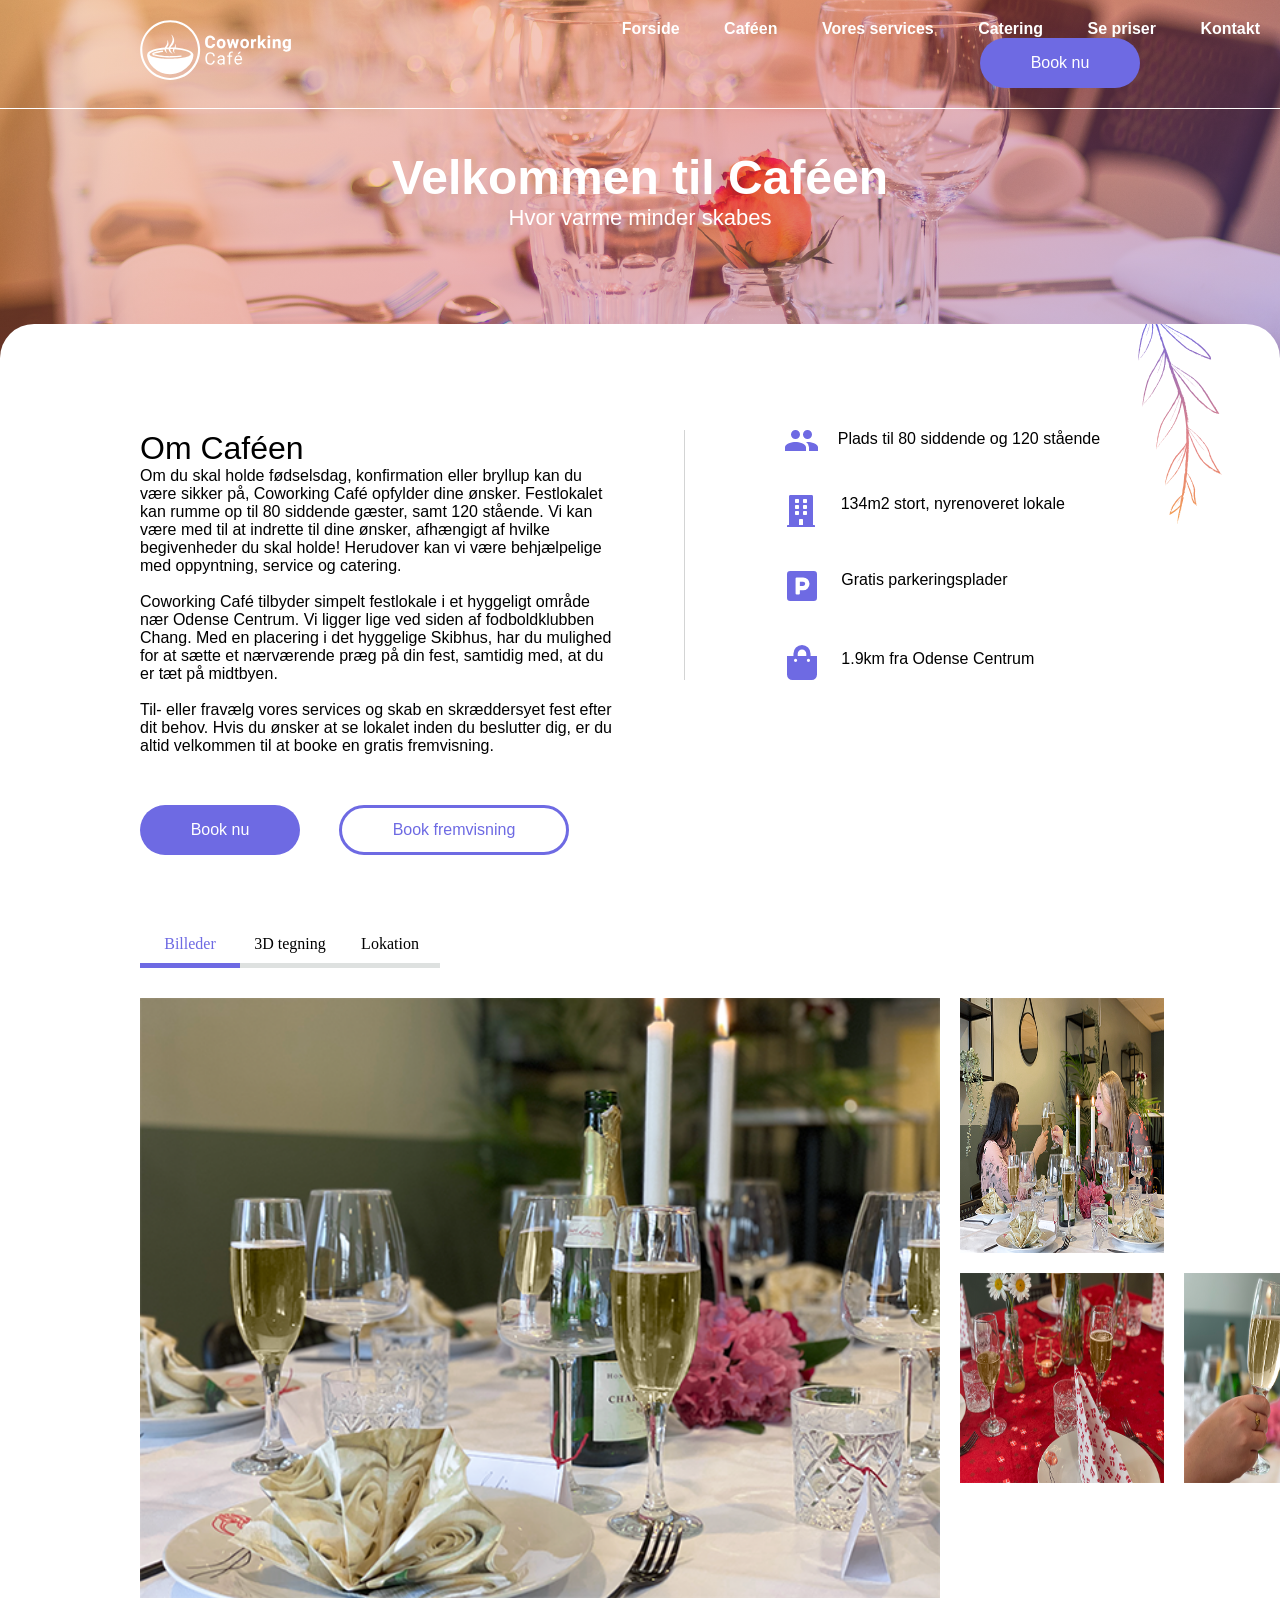
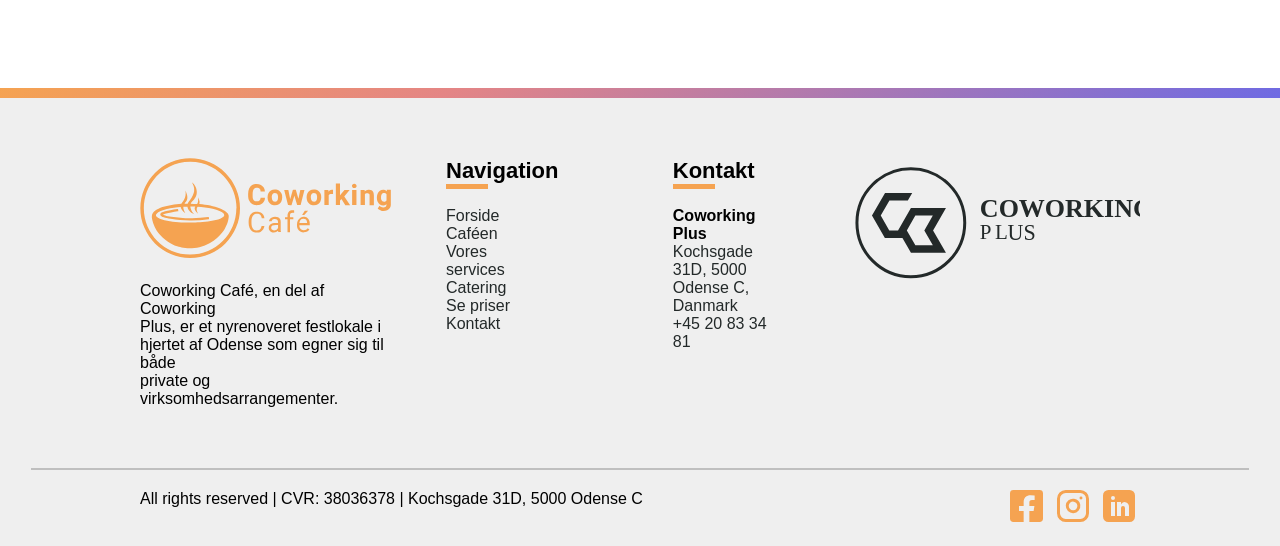
<file: cafeen.html>
<!DOCTYPE html>
<html lang="en" dir="ltr">
  <head>
    <meta charset="utf-8">
    <meta name="viewport" content="width=device-width, initial-scale1.0">
    <link rel="stylesheet" href="style.css">
    <script src="cafeen.js" defer></script>
    <title>Caféen</title>
  </head>

<!--start of body-->
<body>
  <!--start of navigation-->
  <nav>
    <a href="index.html"><img src="ikoner/logo/logo-new-white.svg" alt="website logo"></a>
    <ul class="nav-links">
      <li>
        <a href="index.html">Forside</a>
      </li>
      <li>
        <a href="cafeen.html">Caféen</a>
      </li>
      <li>
        <a href="services.html">Vores services</a>
      </li>
      <li>
        <a href="catering.html">Catering</a>
      </li>
      <li>
        <a href="priser.html">Se priser</a>
      </li>
      <li>
        <a href="kontakt.html">Kontakt</a>
      </li>
      <a href="404.html">
        <button type="button" name="button" class="nav-primary"> Book nu </button></a>
    </ul>
  </nav>
  <!--end of navigation-->


  <!--start of subheader-->

  <div class="subheader-img">
    <div class="subheader-overlay">
      <h2>Velkommen til Caféen</h2>
      <h5>Hvor varme minder skabes</h5>
    </div>
  </div>
  <div class="subheader-bar">
    <div class="flower-top">
      <img src="ikoner/blomster/gradient/flower-top.svg" class="flower-top"></img>
    </div>
  </div>
  <!--end of subheader-->


<div class="cafe-info-container">
    <div class="cafe-text-container">
        <h3>Om Caféen</h3>
        <p>
        Om du skal holde fødselsdag, konfirmation eller bryllup kan du være sikker på, Coworking Café opfylder dine ønsker. Festlokalet kan rumme op til 80 siddende gæster, samt 120 stående. Vi kan være med til at indrette til dine ønsker, afhængigt af hvilke begivenheder du skal holde! Herudover kan vi være behjælpelige med oppyntning, service og catering.
        <br>
        <br>
        Coworking Café tilbyder simpelt festlokale i et hyggeligt område nær Odense Centrum. Vi ligger lige ved siden af fodboldklubben Chang. Med en placering i det hyggelige Skibhus, har du mulighed for at sætte et nærværende præg på din fest, samtidig med, at du er tæt på midtbyen.
        <br>
        <br>
        Til- eller fravælg vores services og skab en skræddersyet fest efter dit behov. Hvis du ønsker at se lokalet inden du beslutter dig, er du altid velkommen til at booke en gratis fremvisning.
        </p>
    </div>

    <div class="facility-container2">

        <div class="facility">
            <img src="ikoner/faciliteter/purple/icon-people-purple.svg" class="facility-icon">
            <p>Plads til 80 siddende og 120 stående</p>

        </div>
        <div class="facility">
            <img src="ikoner/faciliteter/purple/icon-building-purple.svg" class="facility-icon2">
            <p>134m2 stort, nyrenoveret lokale</p>
        </div>
        <div class="facility">
            <img src="ikoner/faciliteter/purple/icon-parking-purple.svg" class="facility-icon3">
            <p>Gratis parkeringsplader</p>
        </div>
        <div class="facility">
            <img src="ikoner/faciliteter/purple/icon-shoppingbag-purple.svg" class="facility-icon4">
            <p id="icon-text4">1.9km fra Odense Centrum</p>
        </div>
    </div>
</div>

<div class="cafe-button-container">
  <a href="404.html">
    <button type="button" name="button" class="primary"> Book nu </button></a>
    <a href="404.html">
      <button type="button" name="button" class="secondary-long">Book fremvisning</button></a>
</div>



<div class="subnav">
    <button class="tab" id="tab1">Billeder</button>
    <button class="tab" id="tab2">3D tegning</button>
    <button class="tab" id="tab3">Lokation</button>
</div>

<!--start of visuals block-->
<div class="visuals-container">
    <!--start of images block-->
    <div class="images-container" id="container1">
    <img src="img/weeding.png" class="img1">
        <div class="images-container-mini">
            <img src="img/people.png" class="img2">
                <div class="images-container-mini2">
                    <img src="img/birthday.png" class="img3">
                    <img src="img/champagnee.png" class="img33">
                </div>
        </div>
    </div>
    <!--end of images block-->

    <!--start of 3D drawing block-->
    <div class="room-container" id="container2">
        <img src="img/3D.png" class="img4">
    </div>
    <!--end of 3D drawing block-->

    <!--start of map block-->
    <div class="map-container" id="container3">
      <div class="google-maps2">
        <iframe src="https://www.google.com/maps/embed?pb=!1m18!1m12!1m3!1d2265.408432195216!2d10.3978566!3d55.4032265!2m3!1f0!2f0!3f0!3m2!1i1024!2i768!4f13.1!3m3!1m2!1s0x464d2001b8039b37%3A0x5b349b2e5255efdf!2sKochsgade%2031D%2C%205000%20Odense!5e0!3m2!1sda!2sdk!4v1653044397996!5m2!1sda!2sdk" width="1200" height="600" style="border:0;" allowfullscreen="" loading="lazy" referrerpolicy="no-referrer-when-downgrade"></iframe>
      </div>
    </div>
    <!--end of map block-->
</div>
<!--end of visuals block-->
</body>


<!--start of footer-->
<footer>
    <div class="gradient-line">
    </div>

    <div class="container">
      <!--first column-->
      <div class="footer-col1">
        <img class="footer-logo" src="ikoner/logo/logo-new-orange.svg" alt="logo" >
        <p>Coworking Café, en del af Coworking <br>
        Plus, er et nyrenoveret festlokale i <br>
        hjertet af Odense som egner sig til både <br>
        private og virksomhedsarrangementer.</p>
      </div>

      <div class="footer-alignleft">
        <!--secound column-->
        <div class="footer-col2">
          <h4>Navigation</h4>
          <hr class="yellow"><br>
          <ul class="footer-links">
            <li>
              <a href="index.html">Forside</a>
            </li>
            <li>
              <a href="cafeen.html">Caféen</a>
            </li>
            <li>
              <a href="services.html">Vores services</a>
            </li>
            <li>
              <a href="catering.html">Catering</a>
            </li>
            <li>
              <a href="priser.html">Se priser</a>
            </li>
            <li>
              <a href="kontakt.html">Kontakt</a>
            </li>
          </ul>
        </div>

        <!--third column-->
        <div class="footer-col3">
          <h4>Kontakt</h4>
          <hr class="yellow"><br>
          <p><b>Coworking Plus</b><br>
            <a href="https://www.google.com/maps/place/Kochsgade+31D,+5000+Odense/@55.4032295,10.3956626,17z/data=!3m1!4b1!4m5!3m4!1s0x464d2001b8039b37:0x5b349b2e5255efdf!8m2!3d55.4032265!4d10.3978567?hl=en">
              Kochsgade 31D, 5000<br>
              Odense C, Danmark</a><br>
          <a href="tel:+45 20 83 34 81">
            +45 20 83 34 81</a>
          </p>
        </div>
      </div>

      <!--fourth column-->
      <div class="footer-col4">
        <img class="coworking-plus-logo" src="ikoner/logo/logo-coworkingcafe.svg" alt="Coworking Plus logo">
      </div>
    </div>

    <!--bottom row-->
      <div class="container">
        <hr class="baseline">
        <div class="bottom-text">
          <p>All rights reserved | CVR: 38036378 | Kochsgade 31D, 5000 Odense C</p>
        </div>

        <div class="bottom-text">
          <a href="https://www.facebook.com/CWOPlusOdense/" target="_blank"><img src="ikoner/some/icon-facebook.svg" alt="facebook social media icon"></a>
          <a href="https://www.instagram.com/cwoplus/?hl=da" target="_blank"><img src="ikoner/some/icon-instagram.svg" alt="instagram social media icon"></a>
          <a href="https://www.linkedin.com/company/cwoplus/mycompany/" target="_blank"><img src="ikoner/some/icon-linkedin.svg" alt="linkedin social media icon"></a>
        </div>
      </div>
  </footer>
   <!--end of footer-->


</html>
</file>
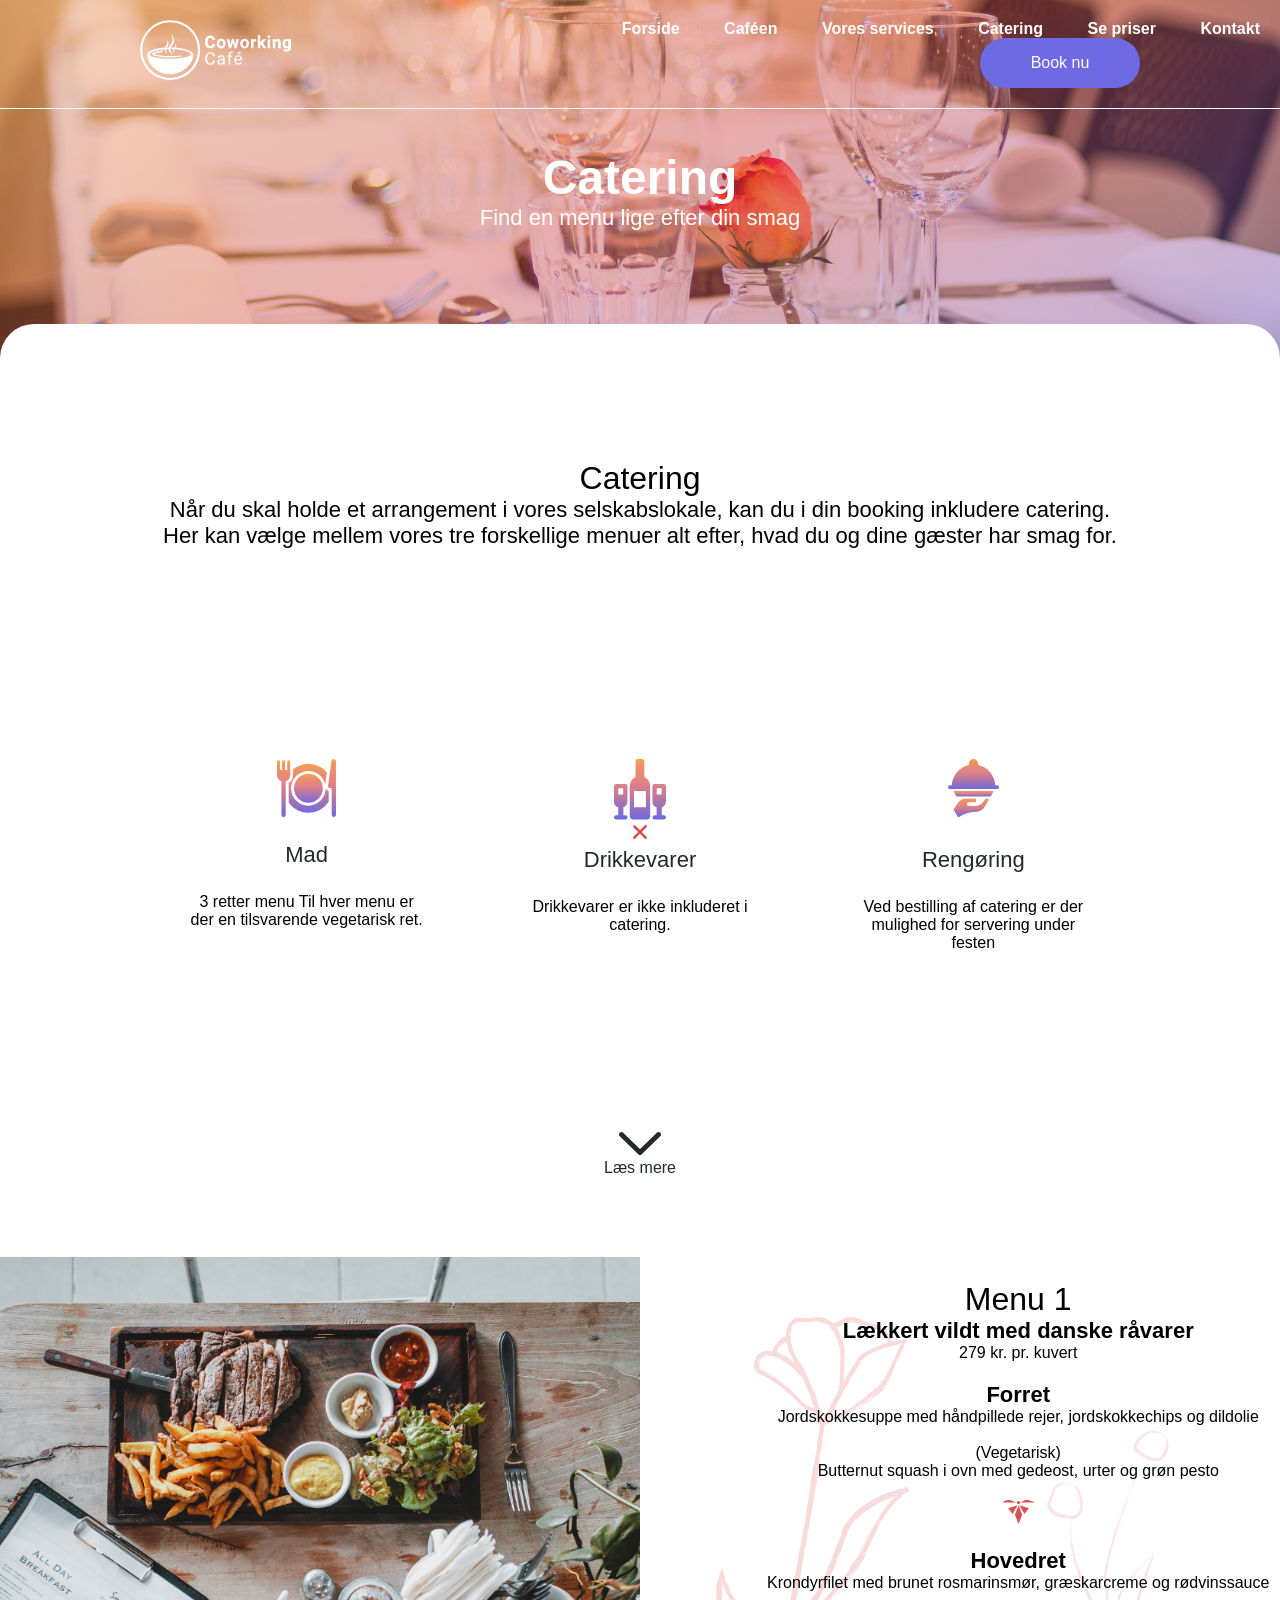
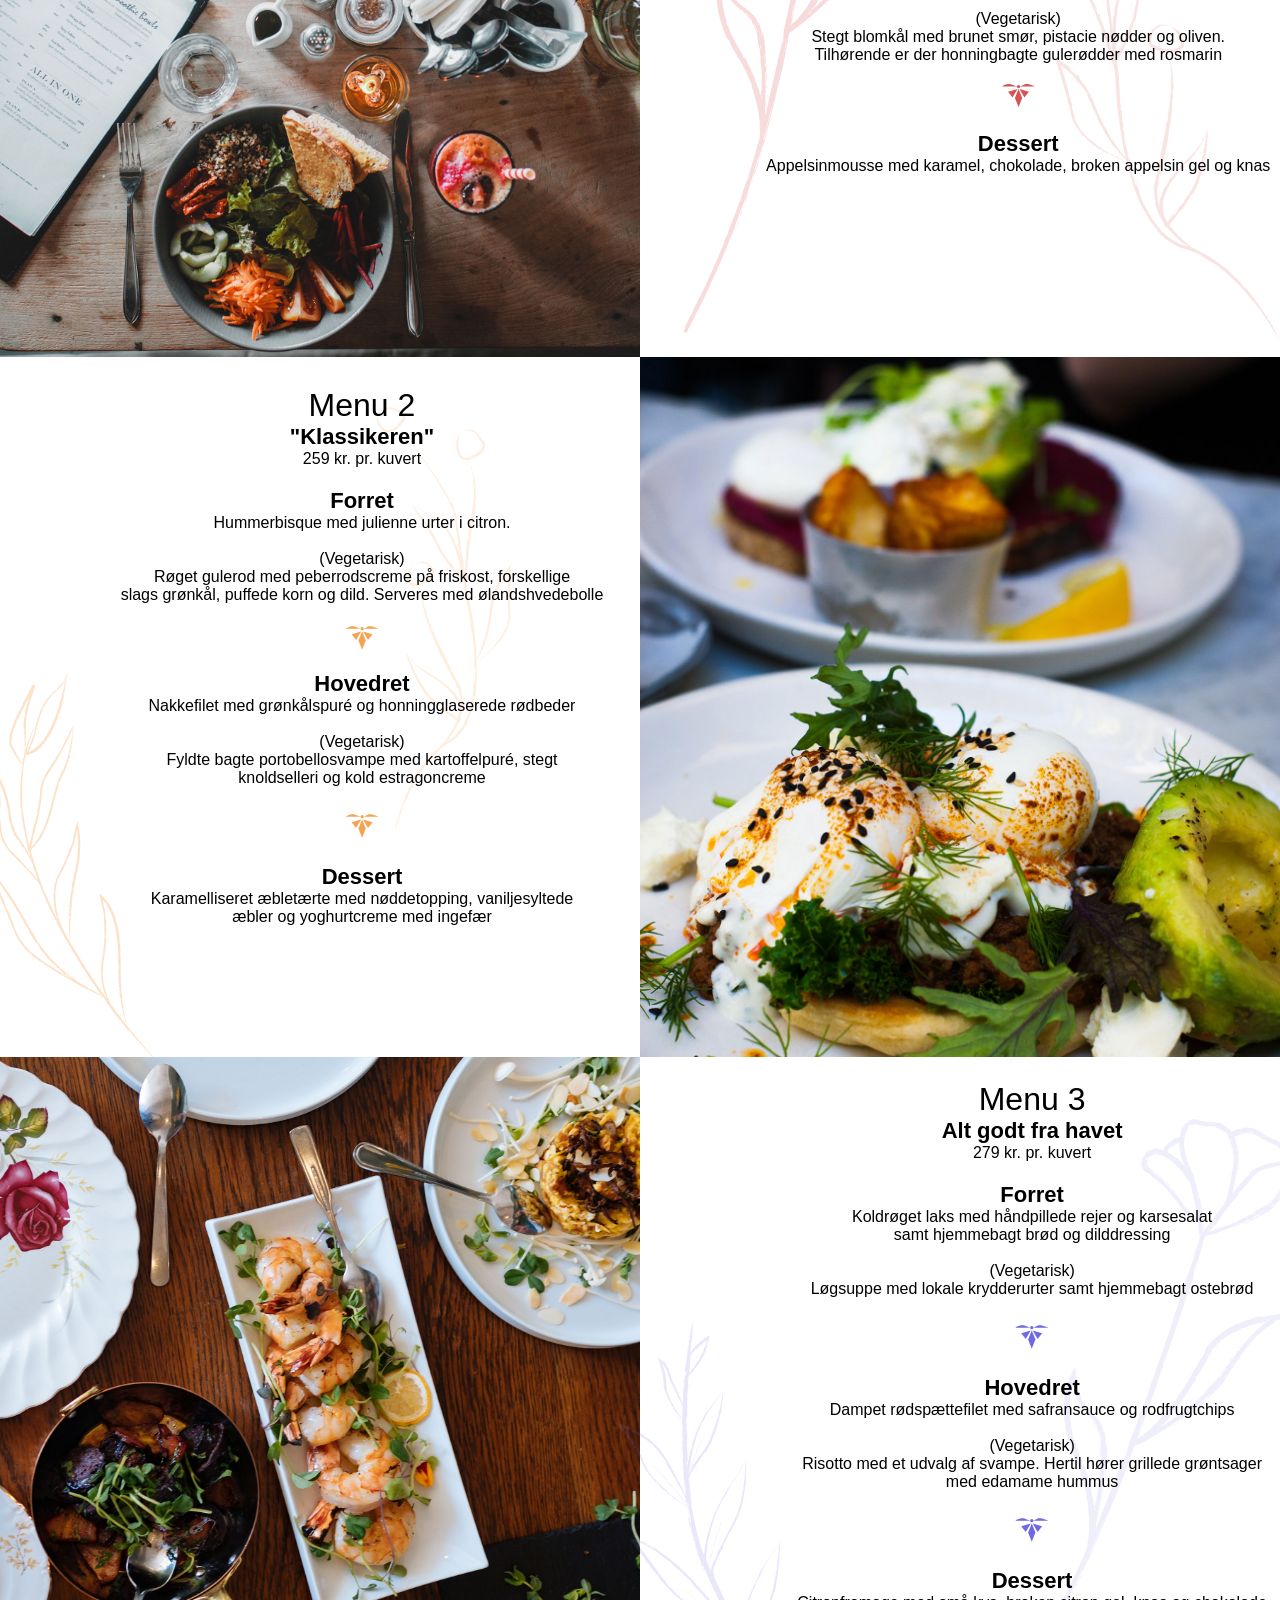
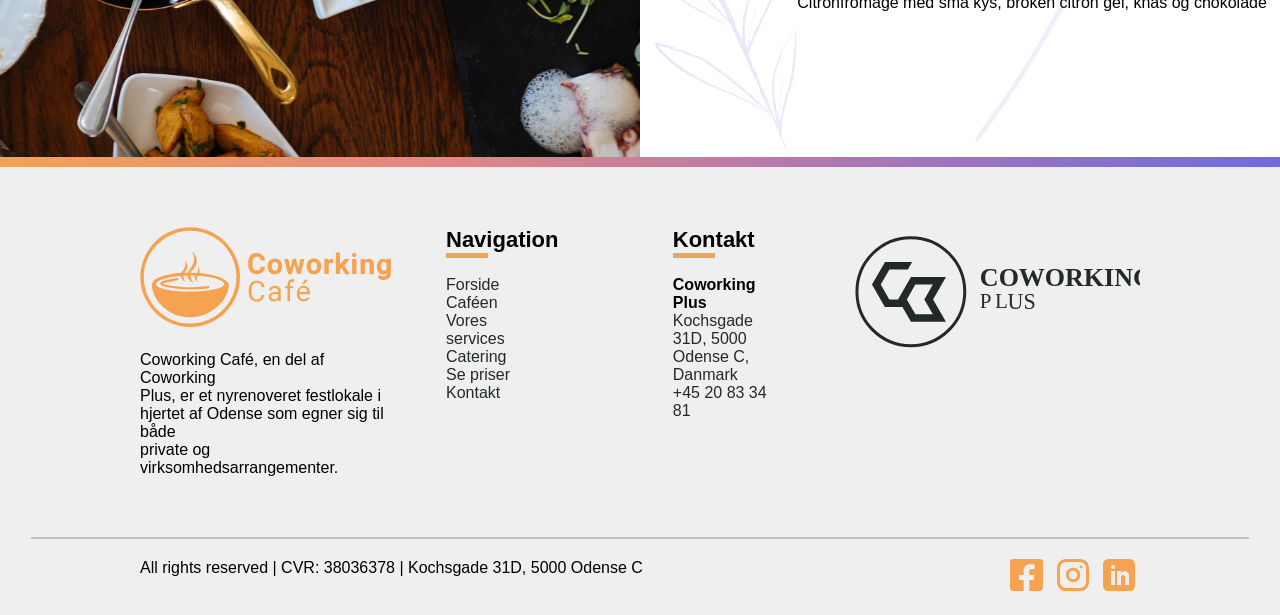
<file: catering.html>
<!DOCTYPE html>
<html lang="en" dir="ltr">
  <head>
    <meta charset="utf-8">
    <meta name="viewport" content="width=device-width, initial-scale1.0">
    <link rel="stylesheet" href="style.css">
    <title>Catering</title>
  </head>

<!--start of body-->
<body>

    <!--start of navigation-->
    <nav>
      <a href="index.html"><img src="ikoner/logo/logo-new-white.svg" alt="website logo"></a>
      <ul class="nav-links">
        <li>
          <a href="index.html">Forside</a>
        </li>
        <li>
          <a href="cafeen.html">Caféen</a>
        </li>
        <li>
          <a href="services.html">Vores services</a>
        </li>
        <li>
          <a href="catering.html">Catering</a>
        </li>
        <li>
          <a href="priser.html">Se priser</a>
        </li>
        <li>
          <a href="kontakt.html">Kontakt</a>
        </li>
        <a href="404.html">
          <button type="button" name="button" class="nav-primary"> Book nu </button></a>
      </ul>
    </nav>
    <!--end of navigation-->


    <!--start of subheader-->

    <div class="subheader-img">
      <div class="subheader-overlay">
        <h2>Catering</h2>
        <h5>Find en menu lige efter din smag</h5>
      </div>
    </div>

    <div class="subheader-bar">
    </div>
    <div class="section-title">
      <h3>Catering</h3>
      <h5>Når du skal holde et arrangement i vores selskabslokale, kan du i din booking inkludere catering. <br>
        Her kan vælge mellem vores tre forskellige menuer alt efter, hvad du og dine gæster har smag for.</h5>
    </div>
    <!--end of subheader-->








  <!--start of catering info-->
  <div class="catering-info-container">
    <div class="catering-info">
      <img src="ikoner/catering/icon-plate.svg" class="services-icon-a"></img>
      <h4 class="services-text-title">Mad</h4>
      <p>3 retter menu
        Til hver menu er der en
        tilsvarende vegetarisk ret.</p>
    </div>
    <div class="catering-info">
      <img src="ikoner/catering/icon-drink.svg" class="catering-icon"></img>
      <h4 class="services-text-title">Drikkevarer</h4>
      <p>Drikkevarer er ikke
        inkluderet i catering.</p>
    </div>
    <div class="catering-info">
      <img src="ikoner/catering/icon-servering.svg" class="services-icon-c"></img>
      <h4 class="services-text-title">Rengøring</h4>
      <p>Ved bestilling af catering
        er der mulighed for
        servering under festen</p>
    </div>
  </div>
  <div class="readmore-container">
    <a href="#menu-container">
      <img src="ikoner/arrow-down.svg" class="arrow-icon"></img>
      <p class="hover">Læs mere</p></a>
  </div>
 <!--end of catering info-->

 <!--start of menu section-->
  <div ID="menu-container">
    <!--start of menu card 1-->
      <div class="menu1">
        <div class="food-image-container">
            <img src="img/menu1.jpg" class="food1"></img>
        </div>
        <div class="menu-text-container">
                <img src="ikoner/blomster/catering/rød/flowers.svg" class="flowers1"></img>
            <div class="menu-text-wrapper">
                <div class="menu-top">
                    <h3>Menu 1</h3>
                    <h4>Lækkert vildt med danske råvarer</h4>
                    <p>279 kr. pr. kuvert</p>
                </div>
                <div class="menu-forret">
                    <h4>Forret</h4>
                    <p>Jordskokkesuppe med håndpillede rejer, jordskokkechips og dildolie
                        <br>
                        <br>
                        (Vegetarisk)
                        <br>
                        Butternut squash i ovn med gedeost, urter og grøn pesto
                    </p>
                </div>
            <img src="ikoner/catering/catering-icon.svg" class="menu-icon"></img>
                <div class="menu-hovedret">
                    <h4>Hovedret</h4>
                    <p>Krondyrfilet med brunet rosmarinsmør, græskarcreme og rødvinssauce
                        <br>
                        <br>
                        (Vegetarisk)
                        <br>
                        Stegt blomkål med brunet smør, pistacie nødder og oliven.
                        <br>
                        Tilhørende er der honningbagte gulerødder med rosmarin
                    </p>
                </div>
            <img src="ikoner/catering/catering-icon.svg" class="menu-icon"></img>
                <div class="menu-dessert">
                    <h4>Dessert</h4>
                    <p>Appelsinmousse med karamel, chokolade, broken appelsin gel og knas</p>
                </div>

            </div>
        </div>
      </div>
    <!--end of menu card 1-->
    <!--start of menu card 2-->
    <div class="menu1">
        <div class="menu-text-container">
                <img src="ikoner/blomster/catering/yellow/flowers.svg" class="flowers2"></img>
            <div class="menu-text-wrapper2">
                <div class="menu-top">
                    <h3>Menu 2</h3>
                    <h4>"Klassikeren"</h4>
                    <p>259 kr. pr. kuvert</p>
                </div>
                <div class="menu-forret">
                    <h4>Forret</h4>
                    <p>Hummerbisque med julienne urter i citron.
                        <br>
                        <br>
                        (Vegetarisk)
                        <br>
                        Røget gulerod med peberrodscreme på friskost, forskellige
                        <br>
                        slags grønkål, puffede korn og dild. Serveres med ølandshvedebolle
                    </p>
                </div>
            <img src="ikoner/catering/catering-icon-orange.svg" class="menu-icon2"></img>
                <div class="menu-hovedret">
                    <h4>Hovedret</h4>
                    <p>Nakkefilet med grønkålspuré og honningglaserede rødbeder
                        <br>
                        <br>
                        (Vegetarisk)
                        <br>
                        Fyldte bagte portobellosvampe med kartoffelpuré, stegt
                        <br>
                        knoldselleri og kold estragoncreme
                    </p>
                </div>
            <img src="ikoner/catering/catering-icon-orange.svg" class="menu-icon"></img>
                <div class="menu-dessert">
                    <h4>Dessert</h4>
                    <p>Karamelliseret æbletærte med nøddetopping, vaniljesyltede
                        <br>
                        æbler og yoghurtcreme med ingefær
                    </p>
                </div>
            </div>
        </div>
            <div class="food-image-container">
                <img src="img/menu2.jpg" class="food1"></img>
            </div>
      </div>
    <!--end of menu card 2-->
    <!--start of menu card 3-->
    <div class="menu1">
        <div class="food-image-container">
            <img src="img/menu3.jpg" class="food1"></img>
        </div>
        <div class="menu-text-container">
                <img src="ikoner/blomster/catering/purple/flowers.svg" class="flowers1"></img>
            <div class="menu-text-wrapper3">
                <div class="menu-top">
                    <h3>Menu 3</h3>
                    <h4>Alt godt fra havet</h4>
                    <p>279 kr. pr. kuvert</p>
                </div>
                <div class="menu-forret">
                    <h4>Forret</h4>
                    <p>Koldrøget laks med håndpillede rejer og karsesalat
                        <br>
                        samt hjemmebagt brød og dilddressing
                        <br>
                        <br>
                        (Vegetarisk)
                        <br>
                        Løgsuppe med lokale krydderurter samt hjemmebagt ostebrød
                    </p>
                </div>
            <img src="ikoner/catering/catering-icon-purple.svg" class="menu-icon"></img>
                <div class="menu-hovedret">
                    <h4>Hovedret</h4>
                    <p>Dampet rødspættefilet med safransauce og rodfrugtchips
                        <br>
                        <br>
                        (Vegetarisk)
                        <br>
                        Risotto med et udvalg af svampe. Hertil hører grillede grøntsager
                        <br>
                        med edamame hummus
                    </p>
                </div>
            <img src="ikoner/catering/catering-icon-purple.svg" class="menu-icon"></img>
                <div class="menu-dessert">
                    <h4>Dessert</h4>
                    <p>Citronfromage med små kys, broken citron gel, knas og chokolade</p>
                </div>
            </div>
        </div>
      </div>
    <!--end of menu card 3-->
  </div>
   <!--end of menu section-->


</body>
<!--end of body-->

<!--start of footer-->
<footer>
    <div class="gradient-line">
    </div>

    <div class="container">
      <!--first column-->
      <div class="footer-col1">
        <img class="footer-logo" src="ikoner/logo/logo-new-orange.svg" alt="logo" >
        <p>Coworking Café, en del af Coworking <br>
        Plus, er et nyrenoveret festlokale i <br>
        hjertet af Odense som egner sig til både <br>
        private og virksomhedsarrangementer.</p>
      </div>

      <div class="footer-alignleft">
        <!--secound column-->
        <div class="footer-col2">
          <h4>Navigation</h4>
          <hr class="yellow"><br>
          <ul class="footer-links">
            <li>
              <a href="index.html">Forside</a>
            </li>
            <li>
              <a href="cafeen.html">Caféen</a>
            </li>
            <li>
              <a href="services.html">Vores services</a>
            </li>
            <li>
              <a href="catering.html">Catering</a>
            </li>
            <li>
              <a href="priser.html">Se priser</a>
            </li>
            <li>
              <a href="kontakt.html">Kontakt</a>
            </li>
          </ul>
        </div>

        <!--third column-->
        <div class="footer-col3">
          <h4>Kontakt</h4>
          <hr class="yellow"><br>
          <p><b>Coworking Plus</b><br>
            <a href="https://www.google.com/maps/place/Kochsgade+31D,+5000+Odense/@55.4032295,10.3956626,17z/data=!3m1!4b1!4m5!3m4!1s0x464d2001b8039b37:0x5b349b2e5255efdf!8m2!3d55.4032265!4d10.3978567?hl=en">
              Kochsgade 31D, 5000<br>
              Odense C, Danmark</a><br>
          <a href="tel:+45 20 83 34 81">
            +45 20 83 34 81</a>
          </p>
        </div>
      </div>

      <!--fourth column-->
      <div class="footer-col4">
        <img class="coworking-plus-logo" src="ikoner/logo/logo-coworkingcafe.svg" alt="Coworking Plus logo">
      </div>
    </div>

    <!--bottom row-->
      <div class="container">
        <hr class="baseline">
        <div class="bottom-text">
          <p>All rights reserved | CVR: 38036378 | Kochsgade 31D, 5000 Odense C</p>
        </div>

        <div class="bottom-text">
          <a href="https://www.facebook.com/CWOPlusOdense/" target="_blank"><img src="ikoner/some/icon-facebook.svg" alt="facebook social media icon"></a>
          <a href="https://www.instagram.com/cwoplus/?hl=da" target="_blank"><img src="ikoner/some/icon-instagram.svg" alt="instagram social media icon"></a>
          <a href="https://www.linkedin.com/company/cwoplus/mycompany/" target="_blank"><img src="ikoner/some/icon-linkedin.svg" alt="linkedin social media icon"></a>
        </div>
      </div>
  </footer>
   <!--end of footer-->

</html>
</file>
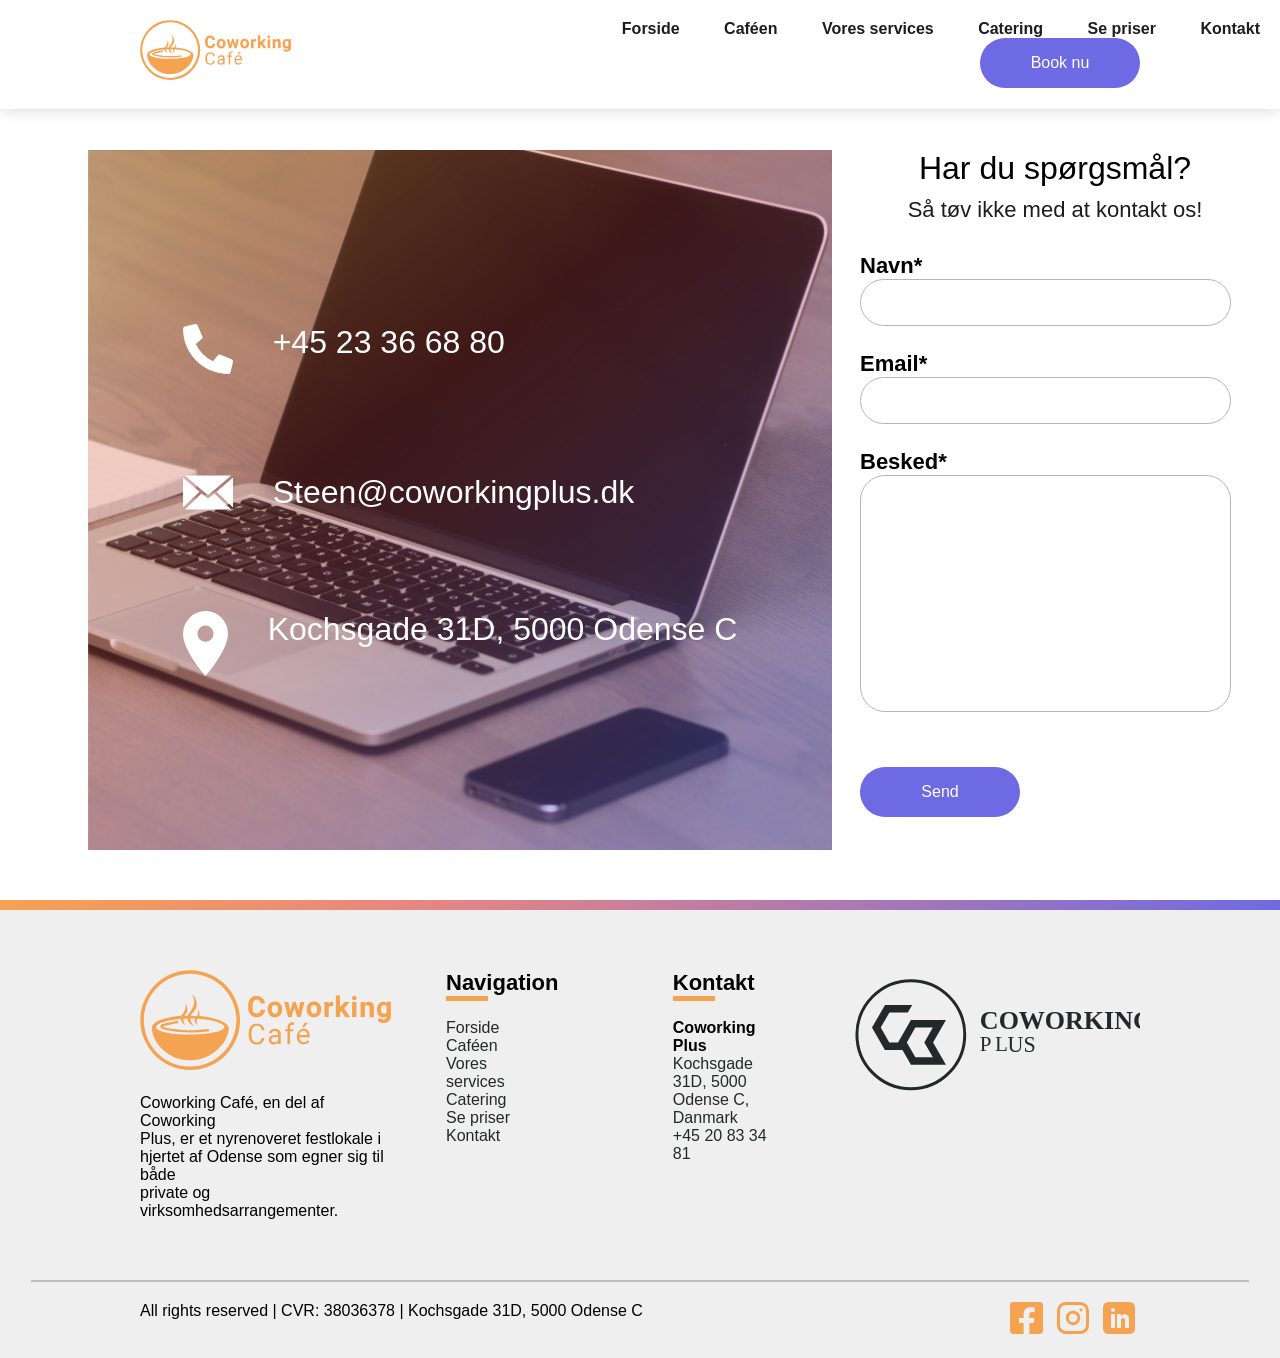
<file: kontakt.html>
<!DOCTYPE html>
<html lang="en" dir="ltr">
  <head>
    <meta charset="utf-8">
    <meta name="viewport" content="width=device-width, initial-scale1.0">
    <link rel="stylesheet" href="style.css">
    <script src="kontakt.js" defer></script>
    <title>Kontakt</title>
  </head>
<body>
  <!--start of navigation-->
  <nav class="nav-contact">
    <a href="index.html"><img src="ikoner/logo/logo-new-orange.svg" alt="website logo"></a>
    <ul class="nav-links">
      <li>
        <a href="index.html">Forside</a>
      </li>
      <li>
        <a href="cafeen.html">Caféen</a>
      </li>
      <li>
        <a href="services.html">Vores services</a>
      </li>
      <li>
        <a href="catering.html">Catering</a>
      </li>
      <li>
        <a href="priser.html">Se priser</a>
      </li>
      <li>
        <a href="kontakt.html">Kontakt</a>
      </li>
      <a href="404.html">
        <button type="button" name="button" class="nav-primary"> Book nu </button></a>
    </ul>
  </nav>
  <!--end of navigation-->
  <!--end of navbar-->






  <!--start of contact form-->
  <div class="contact-container">

      <div class="contact-image-container">
        <div class="contact-info-container">
            <div class="contact1">
                <img src="ikoner/kontakt/icon-phone.svg" class="contact-icon"></img>
                <h3 class="contact-text">+45 23 36 68 80</h3>
            </div>
            <div class="contact1">
                <img src="ikoner/kontakt/icon-email.svg" class="contact-icon2"></img>
                <h3 class="contact-text">Steen@coworkingplus.dk </h3>
            </div>
            <div class="contact1">
                <img src="ikoner/kontakt/icon-location.svg" class="contact-icon3"></img>
                <h3 class="contact-text">Kochsgade 31D, 5000 Odense C</h3>
            </div>
        </div>
            <img src="img/contact.png" class="contact-img"></img>
      </div>

      <div class="contact-form-container">
        <div class="contact-subtitles">
          <h3>Har du spørgsmål?</h3>
          <h5 class="contact-subtext">Så tøv ikke med at kontakt os!</h5>
        </div>
            <div class="contact-fields-container">
                <div class="contact-field">
                    <h4>Navn*</h4>
                    <input type="text" class="input-field" id="name">
                </div>
                <div class="contact-field">
                    <h4>Email*</h4>
                    <input type="text" class="input-field" id="email">
                </div>
                <div class="contact-field">
                    <h4>Besked*</h4>
                    <input type="text" class="input-field-message" id="message">
                </div>
            </div>
                <a href="#"><button type="button" name="button" class="primary" id="send"> Send </button></a>
            </div>
  </div>

  <!--end of contact form-->




<!--start of footer-->
<footer>
    <div class="gradient-line">
    </div>

    <div class="container">
      <!--first column-->
      <div class="footer-col1">
        <img class="footer-logo" src="ikoner/logo/logo-new-orange.svg" alt="logo" >
        <p>Coworking Café, en del af Coworking <br>
        Plus, er et nyrenoveret festlokale i <br>
        hjertet af Odense som egner sig til både <br>
        private og virksomhedsarrangementer.</p>
      </div>

      <div class="footer-alignleft">
        <!--secound column-->
        <div class="footer-col2">
          <h4>Navigation</h4>
          <hr class="yellow"><br>
          <ul class="footer-links">
            <li>
              <a href="index.html">Forside</a>
            </li>
            <li>
              <a href="cafeen.html">Caféen</a>
            </li>
            <li>
              <a href="services.html">Vores services</a>
            </li>
            <li>
              <a href="catering.html">Catering</a>
            </li>
            <li>
              <a href="priser.html">Se priser</a>
            </li>
            <li>
              <a href="kontakt.html">Kontakt</a>
            </li>
          </ul>
        </div>

        <!--third column-->
        <div class="footer-col3">
          <h4>Kontakt</h4>
          <hr class="yellow"><br>
          <p><b>Coworking Plus</b><br>
            <a href="https://www.google.com/maps/place/Kochsgade+31D,+5000+Odense/@55.4032295,10.3956626,17z/data=!3m1!4b1!4m5!3m4!1s0x464d2001b8039b37:0x5b349b2e5255efdf!8m2!3d55.4032265!4d10.3978567?hl=en">
              Kochsgade 31D, 5000<br>
              Odense C, Danmark</a><br>
          <a href="tel:+45 20 83 34 81">
            +45 20 83 34 81</a>
          </p>
        </div>
      </div>

      <!--fourth column-->
      <div class="footer-col4">
        <img class="coworking-plus-logo" src="ikoner/logo/logo-coworkingcafe.svg" alt="Coworking Plus logo">
      </div>
    </div>

    <!--bottom row-->
      <div class="container">
        <hr class="baseline">
        <div class="bottom-text">
          <p>All rights reserved | CVR: 38036378 | Kochsgade 31D, 5000 Odense C</p>
        </div>

        <div class="bottom-text">
          <a href="https://www.facebook.com/CWOPlusOdense/" target="_blank"><img src="ikoner/some/icon-facebook.svg" alt="facebook social media icon"></a>
          <a href="https://www.instagram.com/cwoplus/?hl=da" target="_blank"><img src="ikoner/some/icon-instagram.svg" alt="instagram social media icon"></a>
          <a href="https://www.linkedin.com/company/cwoplus/mycompany/" target="_blank"><img src="ikoner/some/icon-linkedin.svg" alt="linkedin social media icon"></a>
        </div>
      </div>
  </footer>
   <!--end of footer-->


  </body>
</html>
</file>
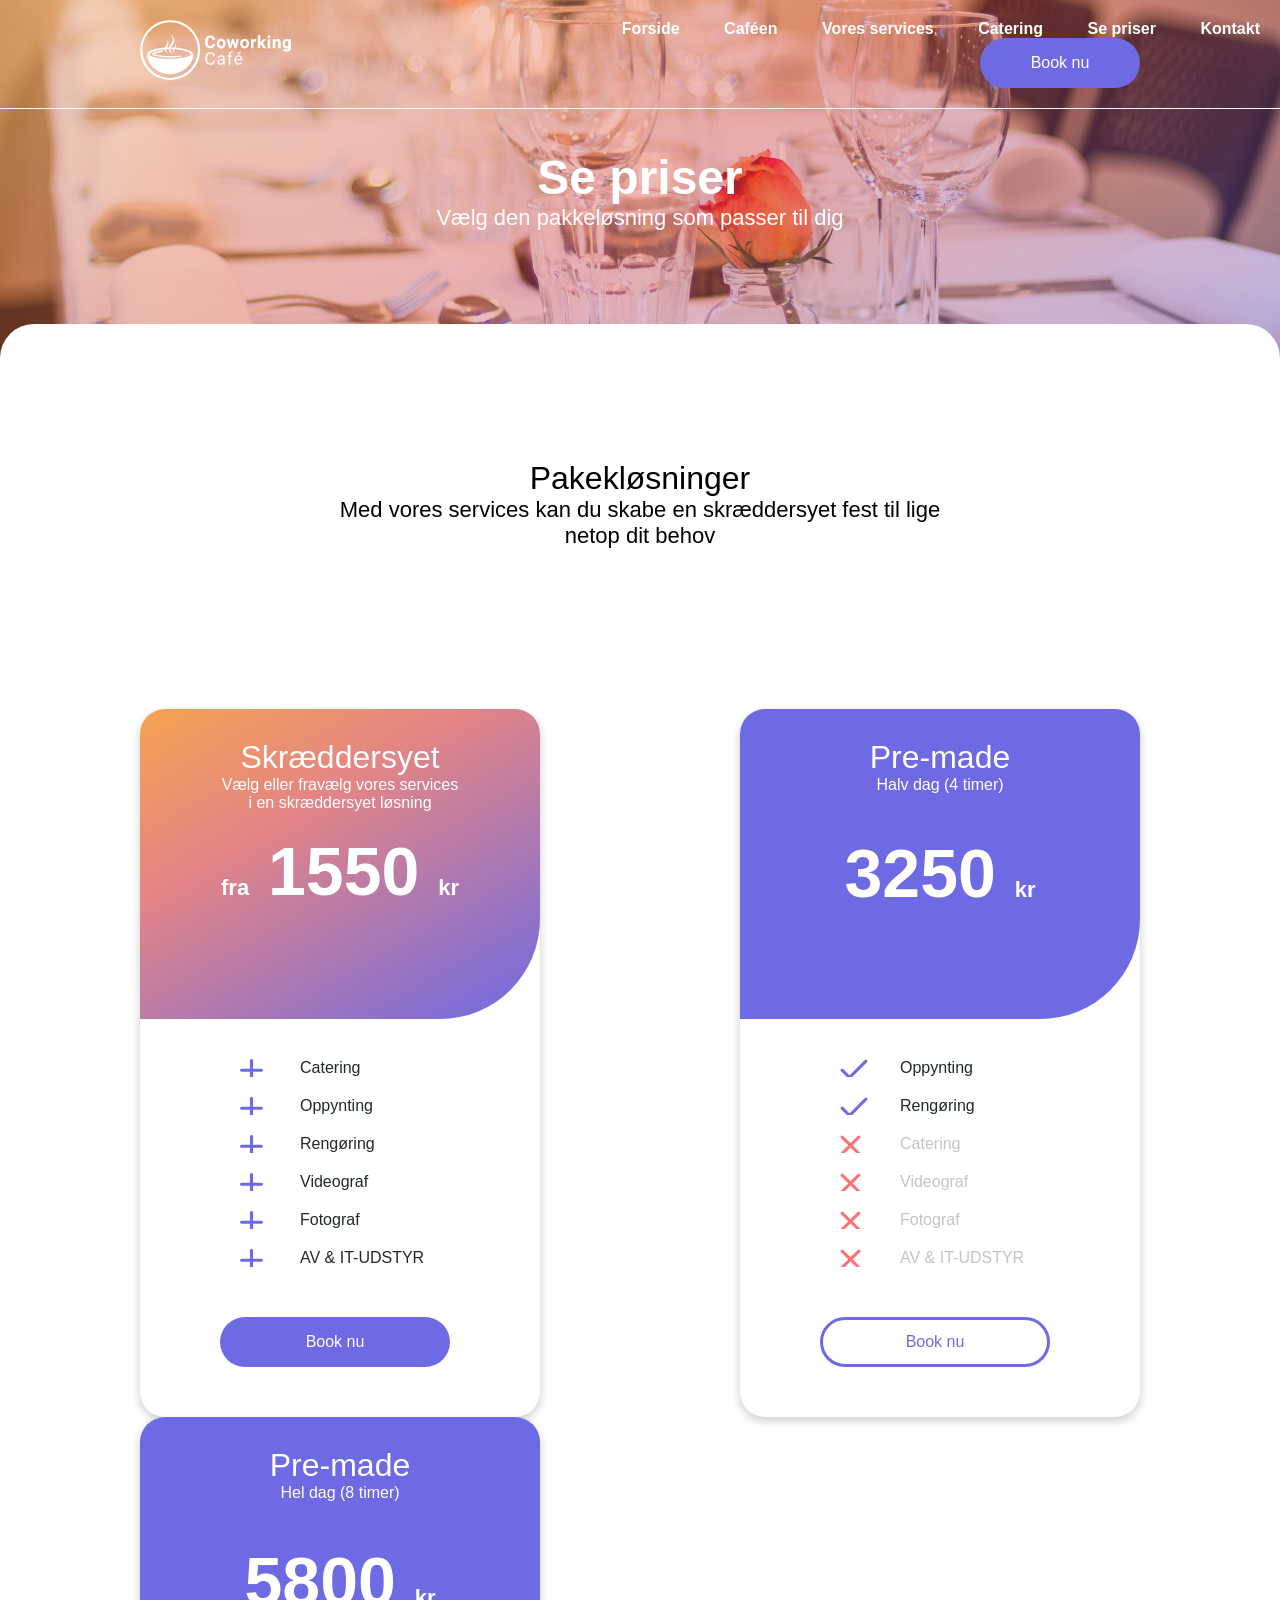
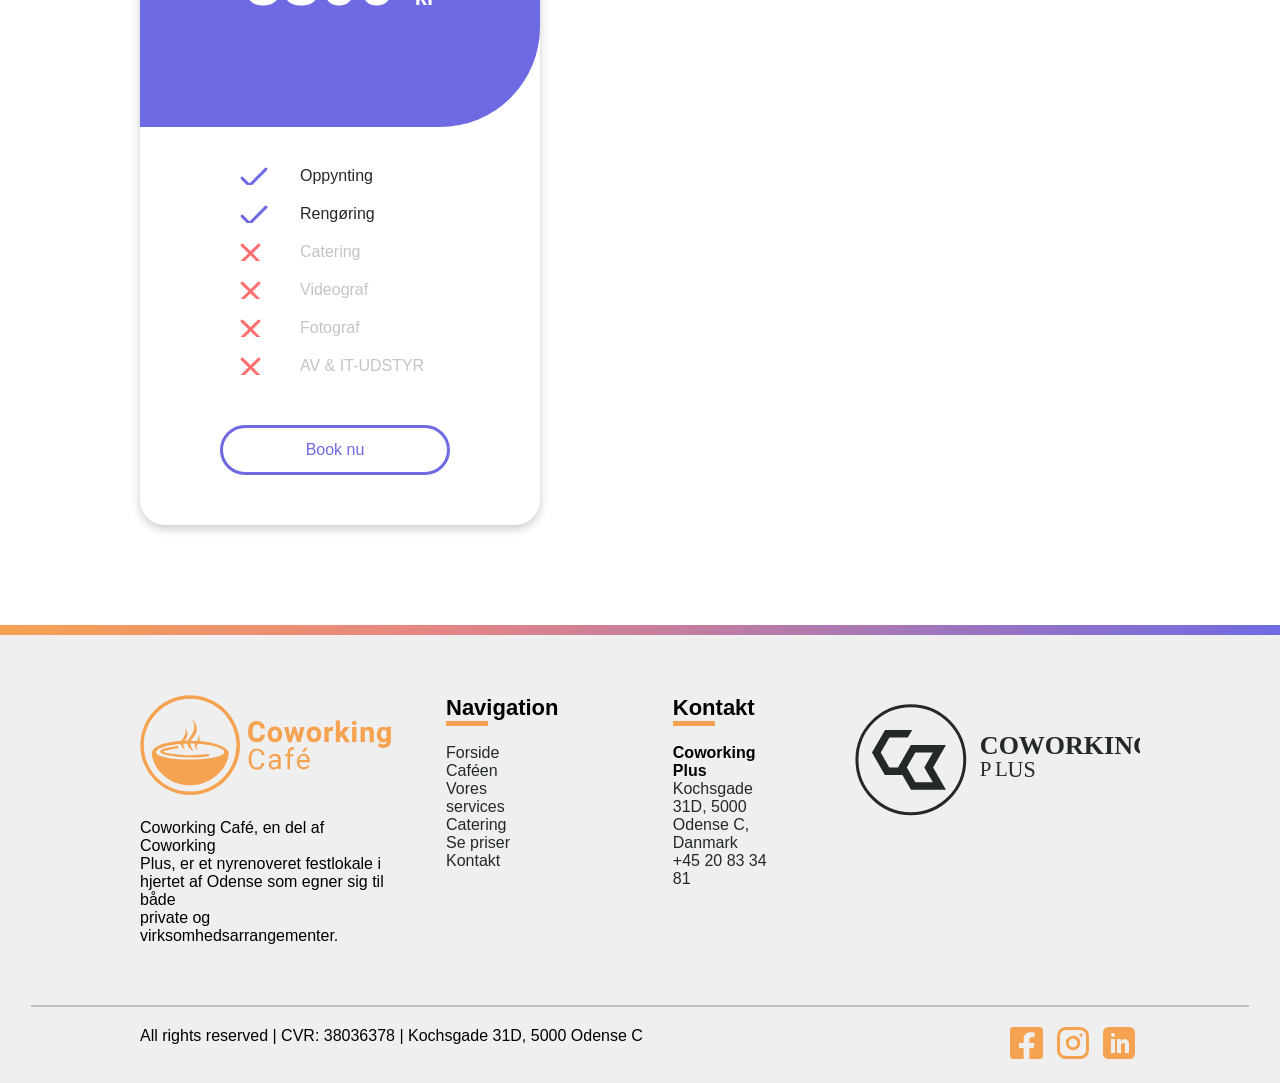
<file: priser.html>
<!DOCTYPE html>
<html lang="en" dir="ltr">
  <head>
    <meta charset="utf-8">
    <link rel="stylesheet" href="style.css">
    <title></title>
  </head>
  <body>
    <!--start of navigation-->
    <nav>
      <a href="index.html"><img src="ikoner/logo/logo-new-white.svg" alt="website logo"></a>
      <ul class="nav-links">
        <li>
          <a href="index.html">Forside</a>
        </li>
        <li>
          <a href="cafeen.html">Caféen</a>
        </li>
        <li>
          <a href="services.html">Vores services</a>
        </li>
        <li>
          <a href="catering.html">Catering</a>
        </li>
        <li>
          <a href="priser.html">Se priser</a>
        </li>
        <li>
          <a href="kontakt.html">Kontakt</a>
        </li>
        <a href="404.html">
          <button type="button" name="button" class="nav-primary"> Book nu </button></a>
      </ul>
    </nav>
    <!--end of navigation-->


    <!--start of subheader-->

    <div class="subheader-img">
      <div class="subheader-overlay">
        <h2>Se priser</h2>
        <h5>Vælg den pakkeløsning som passer til dig</h5>
      </div>
    </div>

    <div class="subheader-bar">
    </div>
    <div class="section-title">
      <h3>Pakekløsninger</h3>
      <h5>Med vores services kan du skabe en skræddersyet fest til lige <br>
        netop dit behov</h5>
    </div>
    <!--end of subheader-->




    <!--start of priser section-->
    <section class="priser-section">

      <div class="skreddersyet">
        <div class="skreddersyet-pakke-box">
          <h3>Skræddersyet</h3>
          <p>Vælg eller fravælg vores services <br>
            i en skræddersyet løsning </p>
            <h1><span>fra</span> 1550 <span>kr</span></h1>
        </div>
        <div class="skreddersyet-pakke-service">
          <ul class="plus">
            <li class="">Catering</li>
            <li>Oppynting</li>
            <li>Rengøring</li>
            <li>Videograf</li>
            <li>Fotograf</li>
            <li>AV & IT-UDSTYR</li>
          </ul>
        </div>
        <!--start of p<rimary long button-->
        <a href="404.html">
        <button type="button" name="button" class="primary-long"> Book nu </button></a>
        <!--end of primary long button-->
      </div>


      <div class="premade">
        <div class="premade-pakke-box">
          <h3>Pre-made</h3>
          <p>Halv dag (4 timer)</p>
            <h1>3250 <span>kr</span></h1>
        </div>
        <div class="premade-pakke-service">
          <ul class="check">
            <li>Oppynting</li>
            <li>Rengøring</li>
          </ul>
          <br>
          <ul class="cross">
            <li>Catering</li>
            <li>Videograf</li>
            <li>Fotograf</li>
            <li>AV & IT-UDSTYR</li>
          </ul>
        </div>
        <!--start of secondary long button-->
        <a href="404.html">
          <button type="button" name="button" class="secondary-long">Book nu</button></a>
        <!--end of secondary long button-->
      </div>

      <div class="premade">
        <div class="premade-pakke-box">
          <h3>Pre-made</h3>
          <p>Hel dag (8 timer)</p>
            <h1>5800 <span>kr</span></h1>
        </div>
        <div class="premade-pakke-service">
          <ul class="check">
            <li>Oppynting</li>
            <li>Rengøring</li>
          </ul>
          <br>
          <ul class="cross">
            <li>Catering</li>
            <li>Videograf</li>
            <li>Fotograf</li>
            <li>AV & IT-UDSTYR</li>
          </ul>
        </div>
        <!--start of secondary long button-->
        <a href="404.html">
          <button type="button" name="button" class="secondary-long">Book nu</button></a>
        <!--end of secondary long button-->
      </div>
    </section>
    <!--end of priser section-->





    <!--start of footer-->
    <footer>
      <div class="gradient-line">
      </div>

      <div class="container">
        <!--first column-->
        <div class="footer-col1">
          <img class="footer-logo" src="ikoner/logo/logo-new-orange.svg" alt="logo" >
          <p>Coworking Café, en del af Coworking <br>
          Plus, er et nyrenoveret festlokale i <br>
          hjertet af Odense som egner sig til både <br>
          private og virksomhedsarrangementer.</p>
        </div>

        <div class="footer-alignleft">
          <!--secound column-->
          <div class="footer-col2">
            <h4>Navigation</h4>
            <hr class="yellow"><br>
            <ul class="footer-links">
              <li>
                <a href="index.html">Forside</a>
              </li>
              <li>
                <a href="cafeen.html">Caféen</a>
              </li>
              <li>
                <a href="services.html">Vores services</a>
              </li>
              <li>
                <a href="catering.html">Catering</a>
              </li>
              <li>
                <a href="priser.html">Se priser</a>
              </li>
              <li>
                <a href="kontakt.html">Kontakt</a>
              </li>
            </ul>
          </div>

          <!--third column-->
          <div class="footer-col3">
            <h4>Kontakt</h4>
            <hr class="yellow"><br>
            <p><b>Coworking Plus</b><br>
              <a href="https://www.google.com/maps/place/Kochsgade+31D,+5000+Odense/@55.4032295,10.3956626,17z/data=!3m1!4b1!4m5!3m4!1s0x464d2001b8039b37:0x5b349b2e5255efdf!8m2!3d55.4032265!4d10.3978567?hl=en">
                Kochsgade 31D, 5000<br>
                Odense C, Danmark</a><br>
            <a href="tel:+45 20 83 34 81">
              +45 20 83 34 81</a>
            </p>
          </div>
        </div>

        <!--fourth column-->
        <div class="footer-col4">
          <img class="coworking-plus-logo" src="ikoner/logo/logo-coworkingcafe.svg" alt="Coworking Plus logo">
        </div>
      </div>

      <!--bottom row-->
        <div class="container">
          <hr class="baseline">
          <div class="bottom-text">
            <p>All rights reserved | CVR: 38036378 | Kochsgade 31D, 5000 Odense C</p>
          </div>

          <div class="bottom-text">
            <a href="https://www.facebook.com/CWOPlusOdense/" target="_blank"><img src="ikoner/some/icon-facebook.svg" alt="facebook social media icon"></a>
            <a href="https://www.instagram.com/cwoplus/?hl=da" target="_blank"><img src="ikoner/some/icon-instagram.svg" alt="instagram social media icon"></a>
            <a href="https://www.linkedin.com/company/cwoplus/mycompany/" target="_blank"><img src="ikoner/some/icon-linkedin.svg" alt="linkedin social media icon"></a>
          </div>
        </div>
    </footer>
     <!--end of footer-->
  </body>
</html>
</file>
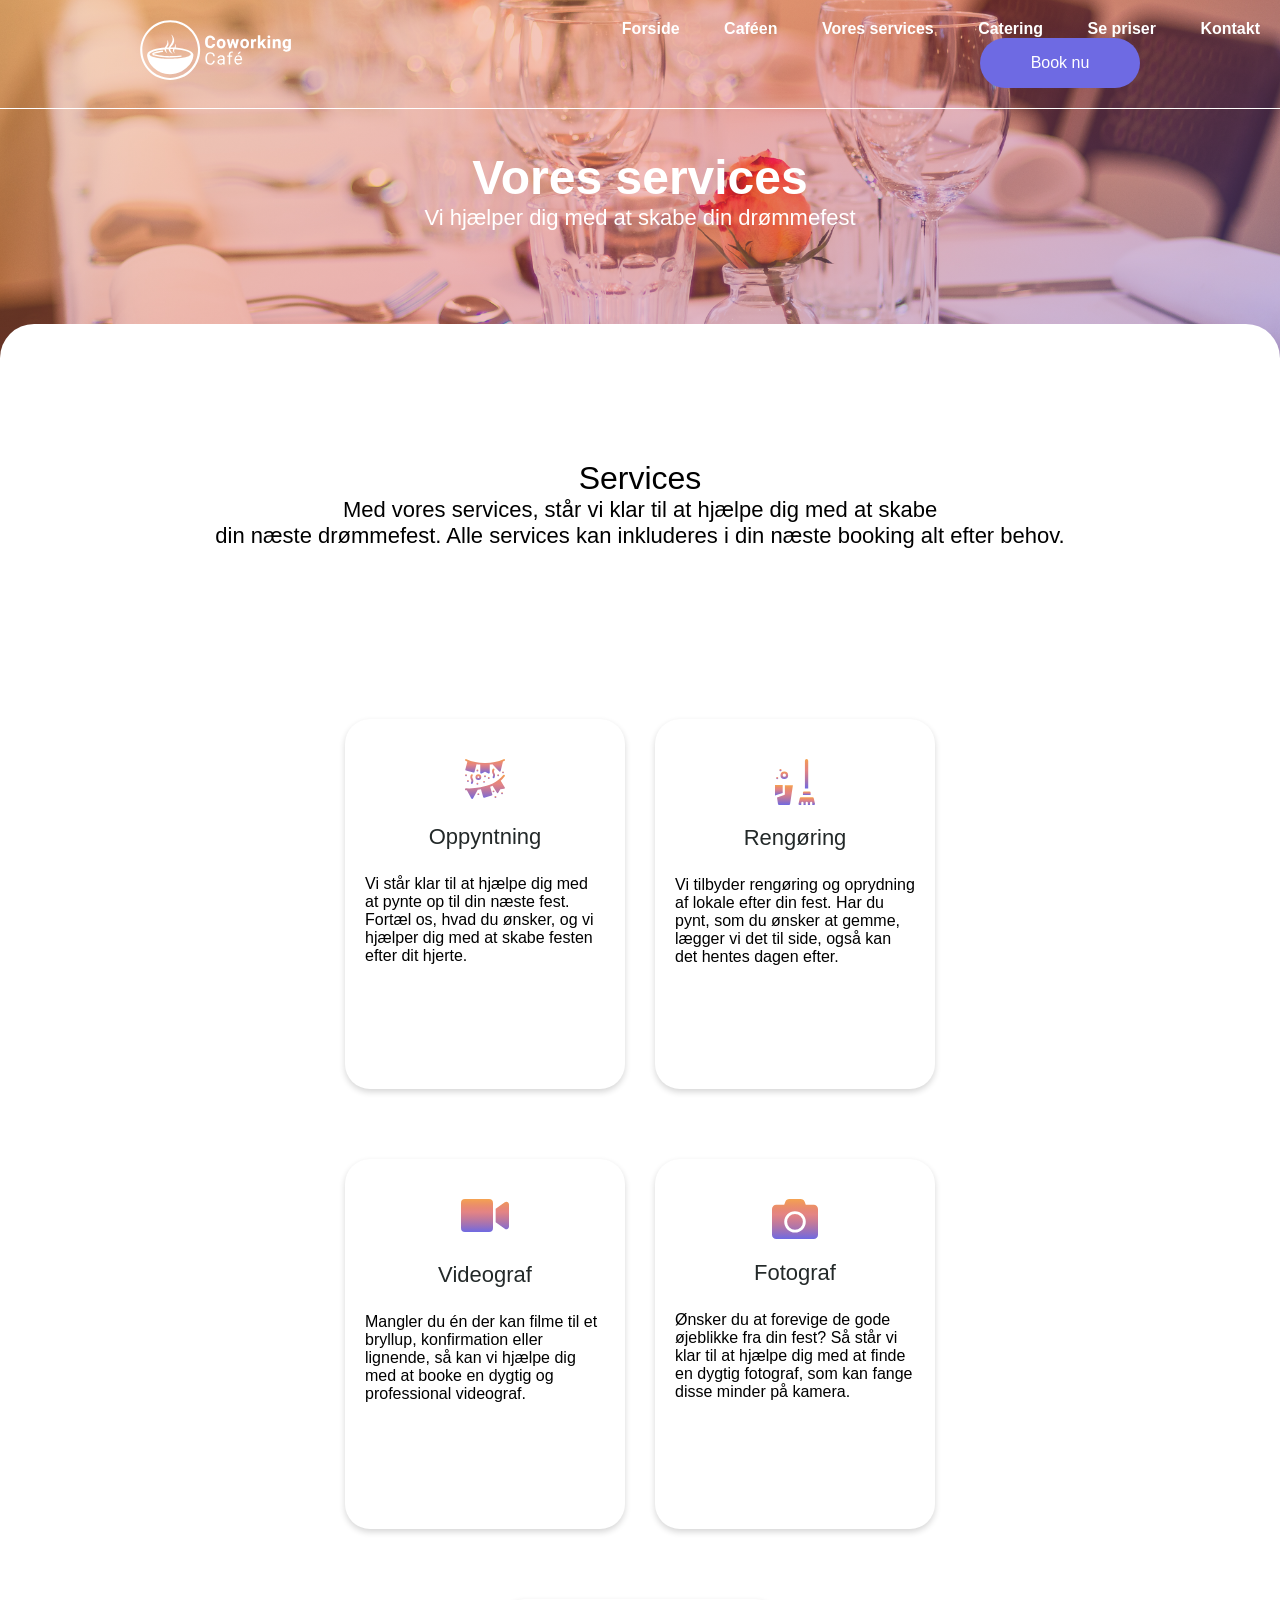
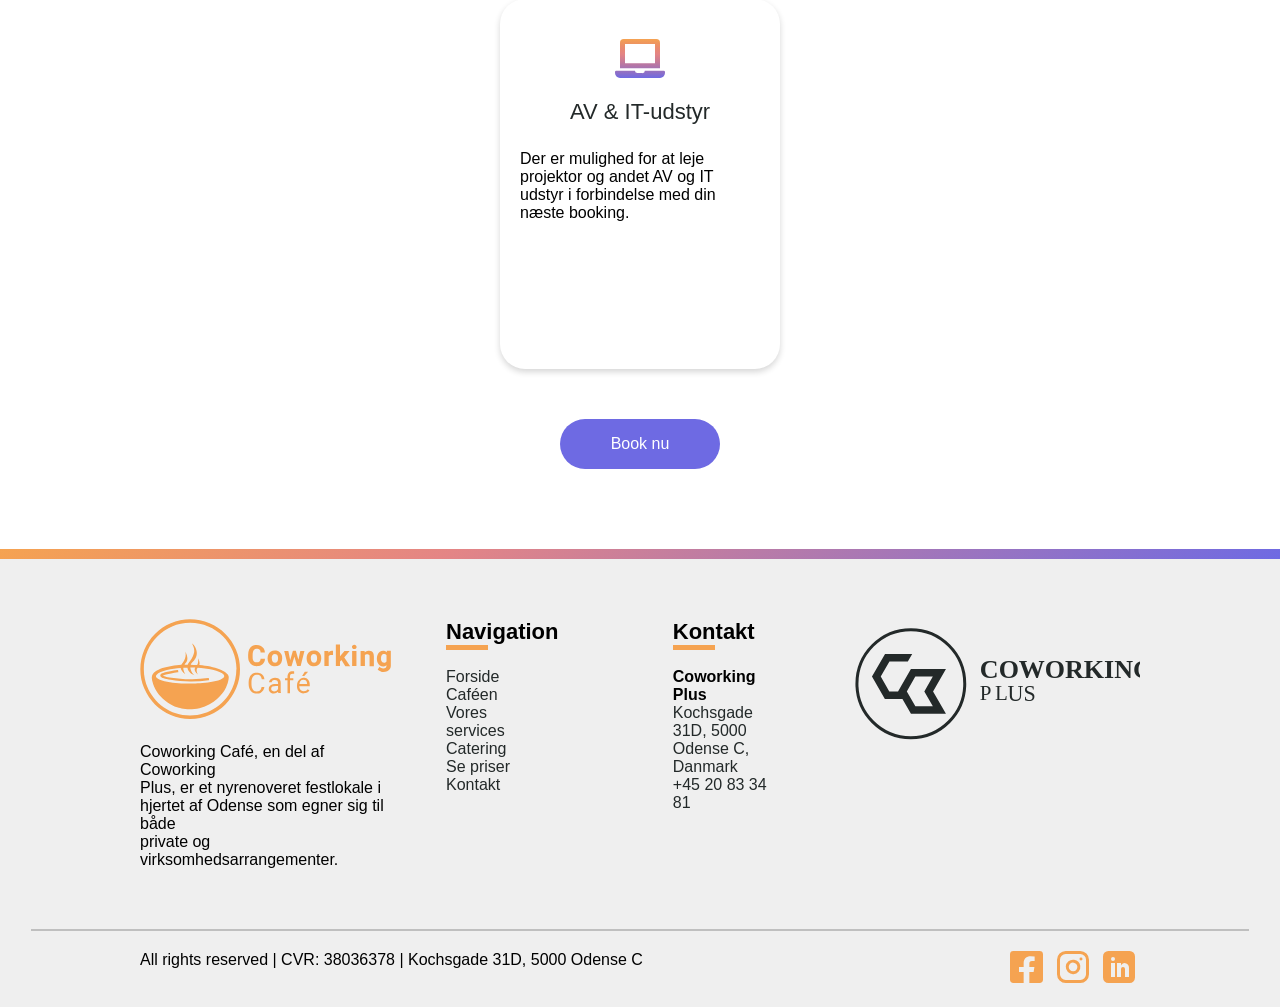
<file: services.html>
<!DOCTYPE html>
<html lang="en" dir="ltr">
  <head>
    <meta charset="utf-8">
    <meta name="viewport" content="width=device-width, initial-scale1.0">
    <link rel="stylesheet" href="style.css">
    <title>Services</title>
  </head>

<!--start of body-->
<body>    <!--start of navigation-->
    <nav>
      <a href="index.html"><img src="ikoner/logo/logo-new-white.svg" alt="website logo"></a>
      <ul class="nav-links">
        <li>
          <a href="index.html">Forside</a>
        </li>
        <li>
          <a href="cafeen.html">Caféen</a>
        </li>
        <li>
          <a href="services.html">Vores services</a>
        </li>
        <li>
          <a href="catering.html">Catering</a>
        </li>
        <li>
          <a href="priser.html">Se priser</a>
        </li>
        <li>
          <a href="kontakt.html">Kontakt</a>
        </li>
        <a href="404.html">
          <button type="button" name="button" class="nav-primary"> Book nu </button></a>
      </ul>
    </nav>
    <!--end of navigation-->


    <!--start of subheader-->
    <div class="subheader-img">
      <div class="subheader-overlay">
        <h2>Vores services</h2>
        <h5>Vi hjælper dig med at skabe din drømmefest</h5>
      </div>
    </div>

    <div class="subheader-bar">
    </div>
    <div class="section-title">
      <h3>Services</h3>
      <h5>Med vores services, står vi klar til at hjælpe dig med at skabe <br>
din næste drømmefest. Alle services kan inkluderes i din næste booking alt efter behov.</h5>
    </div>
    <!--end of subheader-->

  <div class="services-container">
    <div class="servicebox">
      <img src="ikoner/services/gradient/icon-celebration.svg" class="services-icon-a"></img>
      <h4 class="services-text-title">Oppyntning</h4>
      <p>Vi står klar til at hjælpe dig
        med at pynte op til din
        næste fest. Fortæl os, hvad
        du ønsker, og vi hjælper dig
        med at skabe festen efter
        dit hjerte.</p>
    </div>
    <div class="servicebox">
      <img src="ikoner/services/gradient/icon-cleaning.svg" class="services-icon-b"></img>
      <h4 class="services-text-title">Rengøring</h4>
      <p>Vi tilbyder rengøring og
        oprydning af lokale efter din
        fest. Har du pynt, som du
        ønsker at gemme, lægger vi
        det til side, også kan det
        hentes dagen efter.</p>
    </div>
    <div class="servicebox">
      <img src="ikoner/services/gradient/icon-video.svg" class="services-icon-c"></img>
      <h4 class="services-text-title">Videograf</h4>
      <p>Mangler du én der kan filme
        til et bryllup, konfirmation
        eller lignende, så kan vi
        hjælpe dig med at booke en
        dygtig og professional
        videograf.</p>
    </div>
    <div class="servicebox">
      <img src="ikoner/services/gradient/icon-kamera.svg" class="services-icon-d"></img>
      <h4 class="services-text-title">Fotograf</h4>
      <p>Ønsker du at forevige de
        gode øjeblikke fra din fest?
        Så står vi klar til at hjælpe dig
        med at finde en dygtig
        fotograf, som kan fange
        disse minder på kamera.</p>
    </div>
    <div class="servicebox">
      <img src="ikoner/services/gradient/icon-av-it.svg " class="services-icon-e"></img>
      <h4 class="services-text-title">AV & IT-udstyr</h4>
      <p>Der er mulighed for at leje
        projektor og andet AV og IT
        udstyr i forbindelse med din
        næste booking.</p>
    </div>
  </div>
  <div class="button-container">
    <a href="404.html">
      <button type="button" name="button" class="primary"> Book nu </button></a>
  </div>
</body>
<!--end of body-->



<!--start of footer-->
<footer>
  <div class="gradient-line">
  </div>

  <div class="container">
    <!--first column-->
    <div class="footer-col1">
      <img class="footer-logo" src="ikoner/logo/logo-new-orange.svg" alt="logo" >
      <p>Coworking Café, en del af Coworking <br>
      Plus, er et nyrenoveret festlokale i <br>
      hjertet af Odense som egner sig til både <br>
      private og virksomhedsarrangementer.</p>
    </div>

    <div class="footer-alignleft">
      <!--secound column-->
      <div class="footer-col2">
        <h4>Navigation</h4>
        <hr class="yellow"><br>
        <ul class="footer-links">
          <li>
            <a href="index.html">Forside</a>
          </li>
          <li>
            <a href="cafeen.html">Caféen</a>
          </li>
          <li>
            <a href="services.html">Vores services</a>
          </li>
          <li>
            <a href="catering.html">Catering</a>
          </li>
          <li>
            <a href="priser.html">Se priser</a>
          </li>
          <li>
            <a href="kontakt.html">Kontakt</a>
          </li>
        </ul>
      </div>

      <!--third column-->
      <div class="footer-col3">
        <h4>Kontakt</h4>
        <hr class="yellow"><br>
        <p><b>Coworking Plus</b><br>
          <a href="https://www.google.com/maps/place/Kochsgade+31D,+5000+Odense/@55.4032295,10.3956626,17z/data=!3m1!4b1!4m5!3m4!1s0x464d2001b8039b37:0x5b349b2e5255efdf!8m2!3d55.4032265!4d10.3978567?hl=en">
            Kochsgade 31D, 5000<br>
            Odense C, Danmark</a><br>
        <a href="tel:+45 20 83 34 81">
          +45 20 83 34 81</a>
        </p>
      </div>
    </div>

    <!--fourth column-->
    <div class="footer-col4">
      <img class="coworking-plus-logo" src="ikoner/logo/logo-coworkingcafe.svg" alt="Coworking Plus logo">
    </div>
  </div>

  <!--bottom row-->
    <div class="container">
      <hr class="baseline">
      <div class="bottom-text">
        <p>All rights reserved | CVR: 38036378 | Kochsgade 31D, 5000 Odense C</p>
      </div>

      <div class="bottom-text">
        <a href="https://www.facebook.com/CWOPlusOdense/" target="_blank"><img src="ikoner/some/icon-facebook.svg" alt="facebook social media icon"></a>
        <a href="https://www.instagram.com/cwoplus/?hl=da" target="_blank"><img src="ikoner/some/icon-instagram.svg" alt="instagram social media icon"></a>
        <a href="https://www.linkedin.com/company/cwoplus/mycompany/" target="_blank"><img src="ikoner/some/icon-linkedin.svg" alt="linkedin social media icon"></a>
      </div>
    </div>
</footer>
 <!--end of footer-->

</html>
</file>
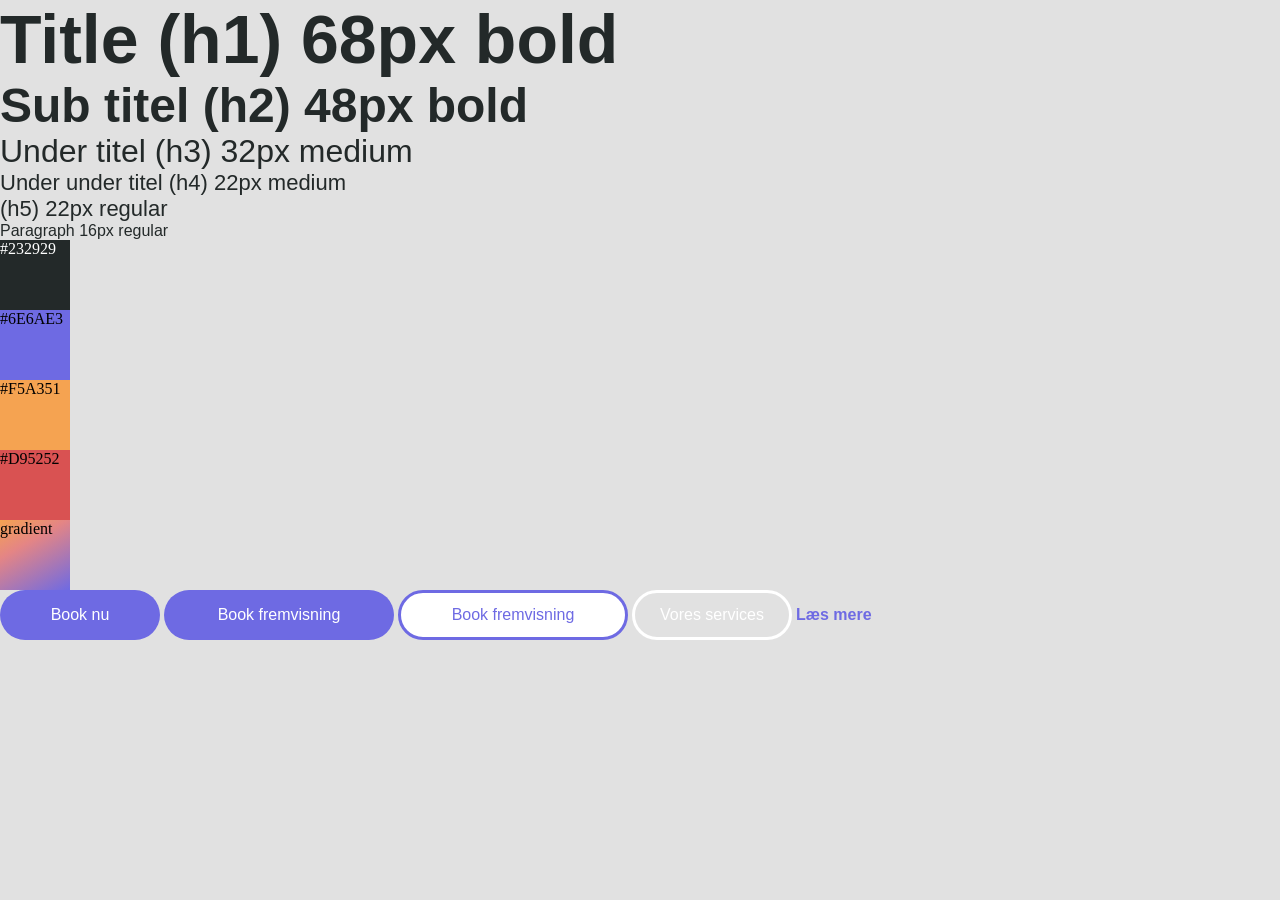
<file: Styleguide/styleguide.html>
<!DOCTYPE html>
<html lang="en" dir="ltr">
  <head>
    <meta charset="utf-8">
    <link rel="stylesheet" href="styleguide.css">
    <title></title>
  </head>
  <body>

    <!--start of font sizes-->
    <h1>Title (h1) 68px bold</h1>
    <h2>Sub titel (h2) 48px bold</h2>
    <h3>Under titel (h3) 32px medium</h3>
    <h4>Under under titel (h4) 22px medium</h4>
    <h5> (h5) 22px regular</h5>
    <p>Paragraph 16px regular</p>
    <!--end of font sizes-->


    <!--start of font sizes-->
    <div class="black">
      #232929
    </div>

    <div class="purple">
      #6E6AE3
    </div>

    <div class="orange">
      #F5A351
    </div>

    <div class="red">
      #D95252
    </div>

    <div class="gradient">
      gradient
    </div>


    <!--start of font sizes-->


    <!--start of primary button-->
    <a href="#">
      <button type="button" name="button" class="primary"> Book nu </button></a>
    <!--end of primary button-->

    <!--start of p<rimary long button-->
    <a href="#">
    <button type="button" name="button" class="primary-long"> Book fremvisning </button></a>
    <!--end of primary long button-->



    <!--start of secondary long button-->
    <a href="#">
      <button type="button" name="button" class="secondary-long">Book fremvisning</button></a>
    <!--end of secondary long button-->


    <!--start of tertiary button-->
    <a href="#">
      <button type="button" name="button" class="tertiary">Vores services</button></a>
    <!--end of tertiary button-->


    <!--start of tertiary 2 button-->
    <a href="#">
      <button class="tertiary2"><span> Læs mere </span></button></a>
    <!--start of tertiary 2 button-->


  </body>
</html>
</file>
<file: style.css>
* {
  margin: 0;
  padding: 0;
}


@import url('https://fonts.googleapis.com/css2?family=Heebo:wght@400;500;700&display=swap');
h1{
  font-family: 'Heebo', sans-serif;
  font-size: 68px;
  font-weight: 700;
}

h2{
  font-family: 'Heebo', sans-serif;
  font-size: 48px;
  font-weight: 700;
}

h3{
  font-family: 'Heebo', sans-serif;
  font-size: 32px;
  font-weight: 500;
}

h4{
  font-family: 'Heebo', sans-serif;
  font-size: 22px;
  font-weight: 700;
}

h5{
  font-family: 'Heebo', sans-serif;
  font-size: 22px;
  font-weight: 400;
}

p {
  font-family: 'Heebo', sans-serif;
  font-size: 16px;
  font-weight: 400;
  text-decoration: none;
}

/*start of primary button*/
.primary{
  background-color: #6E6AE3;
  border: none;
  border-radius: 25px;
  color: #FFFFFF;
  cursor: pointer;
  font-family: 'Heebo', sans-serif;
  font-size: 16px;
  font-weight: 400;
  height: 50px;
  padding: 14px 40px 14px 40px;
  transition: 0.4s;
  width: 160px;
}

.primary:hover{
  background-color: #8783F3;
}
/*end of primary button*/

/*start of primary long button*/
.primary-long{
  background-color: #6E6AE3;
  border: none;
  border-radius: 25px;
  color: #FFFFFF;
  cursor: pointer;
  font-family: 'Heebo', sans-serif;
  font-size: 16px;
  font-weight: 400;
  height: 50px;
  padding: 14px 40px 14px 40px;
  transition: 0.4s;
  width: 230px;
}

.primary-long:hover{
  background-color: #8783F3;
}
/*end of primary long button*/

/*start of secondary long button*/
.secondary-long{
  background-color: #FFFFFF;
  border: solid 3px #6E6AE3;
  border-radius: 25px;
  color: #6E6AE3;
  cursor: pointer;
  font-family: 'Heebo', sans-serif;
  font-size: 16px;
  font-weight: 400;
  height: 50px;
  padding: 10px 40px 10px 40px;
  transition: 0.4s;
  width: 230px;
}

.secondary-long:hover{
  background-color: #6E6AE3;
  color: #FFFFFF;
}
/*end of secondary long button*/

/*start of tertiary button*/
.tertiary{
  background-color: transparent;
  border: solid 3px #FFFFFF;
  border-radius: 25px;
  color: #FFFFFF;
  cursor: pointer;
  font-family: 'Heebo', sans-serif;
  font-size: 16px;
  font-weight: 400;
  height: 50px;
  padding: 10px 20px 10px 20px;
  transition: 0.4s;
  width: 160px;
}

.tertiary:hover{
  background-color: #FFFFFF;
  color: #816869;
}
/*end of tertiary button*/

/*start of tertiary 2 button*/
.tertiary2 {
  background-color: transparent;
  border: none;
  color: #6E6AE3;
  cursor: pointer;
  font-family: 'Heebo', sans-serif;
  font-size: 16px;
  font-weight: 700;
  text-align: center;
}

.tertiary2 span {
  cursor: pointer;
  display: inline-block;
  position: relative;
  transition: 0.2s;
}

.tertiary2 span:after {
  content: url(ikoner/hover/right-arrow.svg);
  position: absolute;
  opacity: 0;
  transition: 0.2s;
}

.tertiary2:hover span {
  padding-right: 40px;
}

.tertiary2:hover span:after {
  opacity: 1;
  right: 0;
  padding: 0px 0px 0px 10px;
}
/*end of tertiary 2 button*/

/*start global code*/
/*start navigation*/
@media only screen and (max-width:1400px) {
  /*.nav-links{
    display: none;
  }*/
}


nav{
  background-color: transparent;
  border-bottom: 1px solid #FFFFFF;
  height: auto;
  text-align: right;
  padding: 20px 0px 20px 0px;
  position: absolute;
  width: 100%;
  z-index: 9999;
}

nav img{
  float: left;
  height: 60px;
  margin-left: 140px;
}

.nav-links{
  font-family: 'Heebo', sans-serif;
  font-size: 16px;
  font-weight: 700;
  list-style: none;
}

.nav-links li {
  display: inline-block;
  padding: 0px 20px;
}

.nav-links li a {
  color: #FFFFFF;
  text-decoration: none;
  transition: all 0.3s ease 0s;
}

.nav-links li a:hover {
  color: #6E6AE3;
}
  /*start of primary button*/
.nav-primary{
  align-items: flex-end;
  background-color: #6E6AE3;
  border: none;
  border-radius: 25px;
  color: #FFFFFF;
  cursor: pointer;
  font-family: 'Heebo', sans-serif;
  font-size: 16px;
  font-weight: 400;
  height: 50px;
  margin: 0px 140px 0px 50px;
  padding: 14px 40px 14px 40px;
  transition: 0.4s;
  width: 160px;
}

.primary:hover{
  background-color: #8783F3;
}
  /*end of primary button*/
  /*end of navigation*/




/*Start of subheader*/
@media only screen and (max-height: 850px) {
  .subheader-bar{
    margin-top: 10%;
  }

  .subheader-img{
    padding-bottom: 10%;
  }

}

.subheader-img {
  background-image: linear-gradient(150deg, rgba(245, 163, 81, 0.4), rgba(217, 82, 82, 0.4), rgba(110, 106, 227, 0.4)), url("img/hero-image.jpg");
  background-position: center;
  background-repeat: no-repeat;
  background-size: cover;
  font-family: Arial, Helvetica, sans-serif;
  height: 40%;
  margin: 0;
  position: relative;
}

.subheader-overlay{
  color: #FFFFFF;
  height: auto;
  padding: 150px 0px 70px 0px;
  position: absolute;
  text-align: center;
  width: 100%;
}

.subheader-bar{
  background-color: #ffffff;
  border-top-left-radius: 34px;
  border-top-right-radius: 34px;
  height: 100px;
  position: absolute;
  top: 36%;
  width: 100%;
}

.section-title{
  margin: 0px 0px 100px 0px;
  text-align: center;
}
  /*end of subheader*/



  /*start of footer*/
  .gradient-line{
    background: linear-gradient(150deg, #F5A351 0%, #E48585 35%, #6E6AE3 100%);
    height: 10px;
    margin-bottom: 60px;
    width: 100%;
  }

  footer{
    background-color: #EFEFEF;
    height: auto;
    width: 100%;
  }

  .yellow{
    background-color: #F5A351;
    border-color: #F5A351;
    border-style: solid;
    height: 3px;
    width: 40px;
  }

  .container{
    display: flex;
    flex-wrap: wrap;
    justify-content: space-between;
    width: 100%;
  }

  .footer-alignleft{
    display: flex;
    margin-right: auto;
    width: 30%;
  }

  /*first column*/
  .footer-col1{
    padding-left: 140px;
    width: 20%;
  }

  .footer-logo{
    height: 100px;
    margin-bottom: 20px;
    width: auto;
  }

  /*secound column*/
  .footer-col2{
    margin-left: 50px;
    width: 20%;
  }

  .footer-links{
    list-style: none;
  }

  .footer-links li a{
    color: #232929;
    font-family: 'Heebo', sans-serif;
    font-size: 16px;
    font-weight: 400;
    list-style: none;
    text-decoration: none;
  }

  .footer-links li a:hover{
    color: #6E6AE3;
    transition: 0.3s;
  }

  /*third column*/
  .footer-col3{
    margin-left: 150px;
    width: auto;
  }

  .footer-col3 a{
    color: #232929;
    text-decoration: none;
  }

  .footer-col3 a:hover{
    color: #6E6AE3;
    text-decoration: none;
  }

  /*fourth column*/
  .footer-col4{
    float: right;
    width: 30%;
  }

  .footer-col4 .coworking-plus-logo{
    float: right;
    padding-right: 140px;
    margin-right: auto;
  }

  /*bottom row*/
  .baseline{
    align-items: center;
    background-color: #BFBFBF;
    border-color: #BFBFBF;
    border-style: solid;
    margin: 60px auto 20px auto;
    width: 95%;
  }

  .bottom-text{
    margin: 0px 140px 20px 140px;
  }

  .bottom-text img{
    margin: 0px 5px 0px 5px;
  }
  /*end of footer*/
/*end of gobal code*/


/*-----------------------------------------------------------------*/


/*start of index page*/
/*start of hero section*/
body, html {
  height: 100%;
}

.hero-section {
  background-position: center;
  background-repeat: no-repeat;
  background-size: cover;
  font-family: Arial, Helvetica, sans-serif;
  height: 99%;
  margin: 0;
  position: relative;
}

.hero-video {
  background-position: center;
  background-repeat: no-repeat;
  background-size: cover;
  font-family: Arial, Helvetica, sans-serif;
  height: 100%;
  margin: 0;
  object-fit: cover;
  position: absolute;
  width: 100%;
}

.hero-overlay{
  background: rgba(35, 41, 41, 0.5);
  color: #FFFFFF;
  height: 99%;
  padding: 0px 140px 0px 140px;
  position: absolute;
  text-shadow: rgba(35, 41, 41, 0.2);
  width: 30%;
}

.hero-overlay button{
  margin: 50px 35px 0px 0px;
}

.hero-overlay-text{
  padding-top: 180px;
}

/*scroll down*/
@media only screen and (max-width: 1500px) {
  .hero-readmore-container {
    display: none;
   }
}

.hero-readmore-container {
  color: #FFFFFF;
  left: 0;
  padding-bottom: 80px;
  position: absolute;
  right: 0;
  text-align: center;
  top: 78%;
  z-index: 9999;
 }

 .hero-readmore-container a{
   color: #FFFFFF;
   text-decoration: none;
 }
/*end of hero section*/



/*start of service section*/
.header-bar{
  background-color: #FFFFFF;
  border-top-left-radius: 34px;
  border-top-right-radius: 34px;
  height: 100px;
  position: absolute;
  top: 90%;
  width: 100%;
}

.section-title{
  margin: 100px 0px 100px 0px;
  text-align: center;
}

/*start of service cards*/
.main-section {
  display: flex;
  flex-wrap: wrap;
  justify-content: center;
  margin: 0px 140px 100px 140px;
}

.service-card {
  background: #FFFFFF;
  border-radius: 25px;
  box-shadow: 0px 4px 10px rgba(0,0,0, 0.2);
  box-sizing: border-box;
  float: right;
  margin: 20px;
  height: 190px;
  width: 430px
}

.service-icon{
  background: linear-gradient(150deg, #F5A351 0%, #E48585 35%, #6E6AE3 100%);
  border-top-left-radius: 25px;
  border-bottom-left-radius: 25px;
  float:left;
  height: 190px;
  width: 170px;
}

#video-icon{
  padding-top: 73px;
}

.service-icon img{
  display: block;
  padding-top: 60px;
  margin: auto;
}

.text-right{
  padding: 28px 30px 30px 210px;
}

.text-right button{
  padding-top: 25px;
}
/*end of service cards*/
/*end of service section*/



/*start of facility section*/
.title {
  padding: 100px 40px 0px 180px;

/*Start of facility icons*/
}
.column {
  color: #6E6AE3;
  column-gap: 70px;
  display: flex;
  float: right;
  flex-wrap: wrap;
  padding: 100px 100px 100px 100px;
  text-align: center;
  }

.facility-container {
  background-color: #F5F5F5;
  display: flex;
  flex-direction: row;
}

.people-icon {
  height: 70px;
  width: 70px;
}

.shoppingbag-icon {
  height: 70px;
  width: 70px;
}

.building-icon {
  height: 70px;
  width: 70px;
}

.parking-icon {
  height: 70px;
  width: 70px;
}

/*Start of flowers*/
.flower-top{
  display: flex;
  height: 200px;
  right: 0;
  padding: 0px 0px 0px 0px;
  position: absolute;
  width: 200px;
}

.flower-down{
  display: flex;
  height: 200px;
  width: 200px;
  padding: 60px 0px 140px 0px;
  position: absolute;
}
/*End of flowers*/
/*end of facility section*/



/*start of testimonial sections*/
.testimonial-section{
  height: auto;
}

.testimonial-section h3{
  padding-top: 100px;
  text-align: center;
}

.testimonial-row{
  display: flex;
  flex-wrap: wrap;
  justify-content: center;
}

.testimonial-card{
  color: #6E6AE3;
  margin: 60px 30px 100px 30px;
}

.testimonial-card h4{
  margin: 20px 0px 20px 0px;
}
/*end of testimonial sections*/

/*start of map section*/
.map-section{
  background-color: #F5F5F5;
  display: flex;
  flex-wrap: wrap;
  justify-content: space-between;
  width: 100%;
}

.map-section button{
 background-color: #F5F5F5;
 margin-top: 35px;
}

.map-textbox{
  padding: 170px 0px 170px 140px;
  width: auto;
}

.google-maps{
  float: right;
  width: 50%;
}
/*end of map section*/
/*end of index page*/


/*-----------------------------------------------------------------*/

/*start of cafeen page*/
/*start of café info*/
.cafe-button-container {
  margin: 50px 0px 70px 140px;
}

.cafe-button-container button {
  margin-right: 35px;
}

.cafe-info-container {
  display: flex;
  flex-direction: row;
  justify-content: space-between;
}

.cafe-text-container {
  margin: 70px 70px 0px 140px;
  width: 40%;
  }

.facility-container2 {
  border-left: #D3D4D4 solid 1px;
  display: flex;
  flex-direction: column;
  float: left;
  height: 250px;
  justify-content: space-between;
  margin: 70px 140px 0px 0px;
  padding-left: 100px;
  width: 30%;
 }

.facility {
  display: flex;
  flex-direction: row;
}

.facility-icon {
  margin-right: 20px;
}

.facility-icon2 {
  height: 32px;
  padding-left: 2px;
  padding-right: 26px;
}

.facility-icon3 {
  height: 30px;
  padding-left: 2px;
  padding-right: 24.5px;
}

.facility-icon4 {
  height: 35px;
  padding-left: 2px;
  padding-right: 24px;
}

#icon-text4 {
  padding-top: 5px;
}
/*end of café info*/


/*start of subnav*/
.subnav {
  display: flex;
  flex-direction: row;
  margin-bottom: 20px;
  margin-left: 140px;
}
.tab {
  background-color: #FFFFFF;
  border: none;
  cursor: pointer;
  font-family: 'heebo', 'Sans-serif';
  font-size: 16px;
  font-weight: 500;
  padding: 10px;
  width: 100px;
}

.tab:hover{
  color: #6E6AE3;
}

#tab1 {
  color: #6E6AE3;
  border-bottom: solid 5px #6E6AE3;
}

#tab2 {
  border-bottom: solid 5px #DEE1E0;
}

#tab3 {
  border-bottom: solid 5px #DEE1E0;
}
/*end of subnav*/

.visuals-container {
  display: block;
  height: 700px;
  text-align: center;
}

/*start of image gallery*/
.images-container {
  display: flex;
  flex-direction: row;
  height: 550px;
  margin-bottom: 100px;
  margin-left: 130px;
  width: 80%;
}

.images-container-mini {
  display: flex;
  flex-direction: column;
  height: 500px;
  width: 80%;
}

.images-container-mini2 {
  display: flex;
  flex-direction: row;
  height: 225px;
  object-fit: fill;
  width: 100%;
}

.img1 {
  border: solid 10px #FFFFFF;
  height: 600px;
  width: 100%;
}

.img2 {
  border: solid 10px #FFFFFF;
  height: 375px;
  object-fit: fill;
  width: 100%;
}

.img3 {
  height: 210px;
  margin: 10px;
  width: 100%;
}

.img33 {
  height: 210px;
  margin-left: 10px;
  margin-right: -10px;
  margin-top: 10px;
  width: 100%;
}


.img4 {
  height: 550px;
  width: auto;
}

.img5 {
  height: 500px;
  width: auto;
}
/*end of image gallery*/

/*start of 3D block*/
.room-container {
  display: none;
  justify-content: center;
  width: auto;
}
/*end of 3D block*/

/*start of map block*/
.map-container {
  display: none;
  justify-content: center;
}

.google-maps2{
  height: auto;
  justify-content: center;
  margin: auto;
}
/*end of map block*/


/*end of cafeen page*/


/*-----------------------------------------------------------------*/


/*start of services page*/
  /*start of styled text*/
  .header-subtext
  {
    color: #FFFFFF;
    font-family: 'Heebo', sans-serif;
    font-size: 22px;
    font-weight: 400;
    padding-top: 0;
    text-shadow: 0px 3px 4px #2b2b2b;
  }
  .header-title-text{
    color: #FFFFFF;
    font-family: 'Heebo', sans-serif;
    font-size: 48px;
    font-weight: 700;
    text-shadow: 0px 3px 8px #2b2b2b;
  }

  .services-text-title{
    color: #232929;
    font-family: 'Heebo', sans-serif;
    font-size: 22px;
    font-weight: 500;
    padding-bottom: 25px;
  }

  .text-container{
    color: #232929;
  }
/*end of styled text*/




/*start of services cards*/
@media only screen and (max-width: 1770px) {
  .services-container{
    margin: 0px 300px 50px 300px !important;

  }
}

@media only screen and (max-width: 800px) {
  .services-container{
    margin: 0px 100px 50px 100px !important;

  }
}



.button-container {
 text-align: center;
 padding-bottom: 80px;
 left: 50%;
}

.servicebox {
  align-items: center;
  background-color: #FFFFFF;
  border-radius: 25px;
  box-shadow: 0px 3px 6px #D6D6D6;
  display: flex;
  flex-direction: column;
  height: 330px;
  margin-top: 70px;
  margin: 70px 15px 0px 15px;
  padding: 20px;
  width: 240px;

}
.services-container {
  display: flex;
  flex-wrap: wrap;
  justify-content: center;
  margin: 0px 100px 50px 100px;
}

/*start of service icons styling*/
.services-icon-a {
  margin-bottom: 25px;
  margin-top: 20px;
}

.services-icon-b {
  margin-bottom: 20px;
  margin-top: 20px;
}

.services-icon-c {
  margin-bottom: 30px;
  margin-top: 20px;
}

.services-icon-d {
  margin-bottom: 21px;
  margin-top: 20px;
}

.services-icon-e {
  margin-bottom: 21px;
  margin-top: 20px;
}
/*end of service icons styling*/

.text-container {
  text-align: center;
  }
/*end of services cards*/
/*end of services page*/


/*-----------------------------------------------------------------*/


/*start of catering page*/
/*start of catering info*/
.catering-info {
  align-items: center;
  background-color: #FFFFFF;
  border-radius: 25px;
  display: flex;
  flex-direction: column;
  height: 330px;
  margin-top: 70px;
  padding: 20px;
  text-align: center;
  width: 240px;

}
.arrow-icon {
 margin-top: 12px;
}

.catering-icon {
  height: 80px;
  margin-bottom: 8px;
  margin-top: 20px;
  width: auto;
}

.catering-info-container {
  display:flex;
  flex-direction: row;
  justify-content: space-around;
  margin-bottom: 30px;
  margin-left: 140px;
  margin-right: 140px;
}

.readmore-container {
  text-align: center;
    padding-bottom: 80px;
 }

 .readmore-container a{
   color: #232929;
   text-decoration-line: none;
 }

/*end of catering info*/

/*start of menus*/
.flowers1 {
  height: 650px;
  left: 50%;
  margin-top: 35px;
  position: relative;
  text-align: center;
  top: 50%;
  transform: translate(-50%, -50%);
}

.flowers2 {
  height: 670px;
  left: 30%;
  margin-top: 35px;
  position: relative;
  text-align: center;
  top: 50%;
  transform: translate(-50%, -50%);
}

.food1 {
  height: 100%;
  width: 100%;
  object-fit: cover;
}

.food-image-container
  {
  width: 50%;
  height: 700px;
}

.menu1 {
  display: flex;
  flex-direction:row;
  height: 700px;
  width: 100%;
}

.menu-container {
  display: flex;
  flex-direction: column;
}

.menu-icon {
  height: auto;
  width: 33px;
  padding-bottom: 20px;
  padding-top: 20px;
}

.menu-icon2 {
  height: auto;
  width: 33px;
  padding-bottom: 15px;
  padding-top: 15px;
}


.menu-text-container
  {
  height: 700px;
  width: 50%;
  text-align:center;
}

.menu-text-wrapper {
  height: 700px;
  margin-top: 35px;
  position: absolute;
  text-align: center;
  transform: translate(25%, -100%);
}

.menu-text-wrapper2 {
  height: 700px;
  margin-top: 35px;
  position: absolute;
  text-align: center;
  transform: translate(25%,-102%);
}

.menu-text-wrapper3 {
  height: 700px;
  margin-top: 35px;
  position: absolute;
  text-align: center;
  transform: translate(33.5%, -100%);
}

.menu-top {
  margin-bottom: 20px;
}

/*end of menus*/
/*end of catering page*/


/*-----------------------------------------------------------------*/


/*start of priser page*/
.priser-title{
  text-align: center;
}

.priser-section{
  display: flex;
  flex-wrap: wrap;
  height: auto;
  justify-content: space-between;
  padding: 60px 140px 100px 140px;
}

/*skræddersyet*/
.skreddersyet{
  background-color: #FFFFFF;
  border-radius: 25px 25px 25px 25px;
  box-shadow: 0px 4px 10px rgba(0,0,0, 0.2);
  height: auto;
  width: auto;
}

.skreddersyet button{
  margin: 0px 80px 50px 80px;
}

.skreddersyet-pakke-box{
  background: linear-gradient(150deg, #F5A351 0%, #E48585 35%, #6E6AE3 100%);
  border-radius: 25px 25px 100px 0px;
  color: #FFFFFF;
  height: 280px;
  padding-top: 30px;
  text-align: center;
  width: 400px;
}

.skreddersyet-pakke-box p{
  padding-bottom: 20px;
}

.skreddersyet-pakke-box span{
  font-size: 22px;
}

.skreddersyet-pakke-service{
  border-radius: 0px 0px 25px 25px;
}

.plus{
  color: #232929;
  display: inline-block;
  font-family: 'Heebo', sans-serif;
  font-size: 16px;
  font-weight: 400;
  list-style: none;
  padding: 40px 0px 30px 100px;
  float: left;
}

ul.plus li{
  background: url("ikoner/se priser/icon-plus.svg")  no-repeat left top;
  padding-left: 60px;
  margin-bottom: 20px;
}



/*Premade*/
.premade{
  background-color: #FFFFFF;
  border-radius: 25px 25px 25px 25px;
  box-shadow: 0px 4px 10px rgba(0,0,0, 0.2);
  height: auto;
  width: auto;
}

.premade button{
  margin: 0px 80px 50px 80px;
}

.premade h1{
  margin-top: 20px;
}

.premade-pakke-box{
  background: #6E6AE3;
  border-radius: 25px 25px 100px 0px;
  color: #FFFFFF;
  height: 280px;
  padding-top: 30px;
  text-align: center;
  width: 400px;
}

.premade-pakke-box p{
  padding-bottom: 20px;
}

.premade-pakke-box span{
  font-size: 22px;
}

.premade-pakke-service{
  border-radius: 0px 0px 25px 25px;
}

.check{
  color: #232929;
  display: inline-block;
  font-family: 'Heebo', sans-serif;
  font-size: 16px;
  font-weight: 400;
  list-style: none;
  padding: 40px 0px 0px 100px;
  float: left;
}

ul.check li{
  background: url("ikoner/se priser/icon-check.svg")  no-repeat left top;
  padding-left: 60px;
  margin-bottom: 20px;
}

.cross{
  color: #C4C4C4;
  display: inline-block;
  font-family: 'Heebo', sans-serif;
  font-size: 16px;
  font-weight: 400;
  list-style: none;
  padding: 0px 0px 30px 100px;
  float: left;
}

ul.cross li{
  background: url("ikoner/se priser/icon-cancel.svg")  no-repeat left top;
  padding-left: 60px;
  margin-bottom: 20px;
}
/*end of priser page*/


/*-----------------------------------------------------------------*/


/*start of Kontakt page*/
/*start of styled text*/
.contact-subtext {
  color: #1D1D1D;
  font-family: 'Heebo', sans-serif;
  font-size: 22px;
  font-weight: 400;
  padding-top: 10px;
}

.contact-text{
  color: #FFFFFF;
  font-family: 'Heebo', sans-serif;
  font-size: 32px;
  font-weight: 500;
}
/*end of styled text*/


.contact1{
  display: flex;
  flex-direction: row;
  margin: 50px;
}

.contact-container {
  display: flex;
  flex-direction: row;
  height: 900px;
  justify-content: space-between;
  width: auto;
}

.contact-fields-container {
  margin: 30px;
  text-align: center;
}

.contact-field {
  margin-bottom: 25px;
  text-align: left;
}

.contact-form-container {
  display: flex;
  flex-direction: column;
  height: 700px;
  margin-left: 50px;
  margin-top: 150px;
  /* text-align: center; */
  width: 50%;
}

#send{
  margin-left: 30px;
}

.contact-img  {
  height: 700px;
  object-fit: contain;
  width: auto;
}

.contact-image-container {
  align-items: center;
  display: flex;
  justify-content: center;
  height: 700px;
  margin: 150px 0px 0px 140px;
  width: 50%;
}

.contact-info-container {
  display: flex;
  flex-direction: column;
  position: absolute;
  text-align: center;
}

.contact-icon {
  height: auto;
  width: 50px;
}

.contact-icon2 {
  height: auto;
  width: 50px;
}

.contact-icon3 {
  height: auto;
  width: 45px;
}
.contact-subtitles {
  text-align: center;

}

.contact-text {
  padding-left: 40px;
}

.input-field {
  border: 1px solid #b6b6b6;
  border-radius: 25px;
  height: 45px;
  padding-left: 18px;
  width: 90%;
}

.input-field-message {
  border: 1px solid #b6b6b6;
  border-radius: 25px;
  padding-bottom: 200px;
  padding-left: 18px;
  padding-top: 20px;
  width: 90%;
}


/*start of navbar*/
.nav-contact{
background-color: #FFFFFF;
box-shadow: 0px 0px 16px #D6D6D6;
height: auto;
text-align: right;
width: 100%;
padding: 20px 0px 20px 0px;
}


nav img{
float: left;
height: 60px;
margin-left: 140px;
}

.nav-contact{
font-family: 'Heebo', sans-serif;
font-size: 16px;
font-weight: 700;
list-style: none;
}

.nav-contact li {
display: inline-block;
padding: 0px 20px;
}

.nav-contact li a {
color: #1D1D1D;
text-decoration: none;
transition: all 0.3s ease 0s;
}

.nav-contact li a:hover {
color: #6E6AE3;
}
/*end of navbar*/
/*end of kontakt page*/



/*-----------------------------------------------------------------*/


/*start of error 404 page*/
#error-btn {
  margin-top: 80px;
}

.error-container {
  align-items: center;
  display: flex;
  flex-direction: row;
  justify-content: space-around;
  margin-left: 140px;
}

#error-img {
  height: auto;
  margin-top: 10%;
  width: 50%;
}

.error-text {
  width: 50%;
  margin-left: 100px;
  margin-top: 100px;
}
/*end of error 404 page*/
</file>
<file: Styleguide/styleguide.css>
* {
  margin: 0;
  padding: 0; }

@import url('https://fonts.googleapis.com/css2?family=Heebo:wght@400;500;700&display=swap');


/*start of font sizes*/
body{
  background-color: #e1e1e1;
}

h1{
  color: #232929;
  font-family: 'Heebo', sans-serif;
  font-size: 68px;
  font-weight: 700;
}

h2{
  color: #232929;
  font-family: 'Heebo', sans-serif;
  font-size: 48px;
  font-weight: 700;
}

h3{
  color: #232929;
  font-family: 'Heebo', sans-serif;
  font-size: 32px;
  font-weight: 500;
}

h4{
  color: #232929;
  font-family: 'Heebo', sans-serif;
  font-size: 22px;
  font-weight: 500;
}

h5{
  color: #232929;
  font-family: 'Heebo', sans-serif;
  font-size: 22px;
  font-weight: 400;
}

p{
  color: #232929;
  font-family: 'Heebo', sans-serif;
  font-size: 16px;
  font-weight: 400;
}
/*end of font sizes*/

/*start of color*/
.black{
  background-color: #232929;
  color: #FFFFFF;
  height: 70px;
  width: 70px
}

.purple{
  background-color: #6E6AE3;
  height: 70px;
  width: 70px;
}

.orange{
  background-color: #F5A351;
  height: 70px;
  width: 70px
}

.red{
  background-color: #D95252;
  height: 70px;
  width: 70px
}

.gradient{
  background: rgb(2,0,36);
  background: linear-gradient(150deg, #F5A351 0%, #E48585 35%, #6E6AE3 100%);
  height: 70px;
  width: 70px
}
/*end of color*/


/*start of primary button*/
.primary{
  background-color: #6E6AE3;
  border: none;
  border-radius: 25px;
  color: #FFFFFF;
  cursor: pointer;
  font-family: 'Heebo', sans-serif;
  font-size: 16px;
  font-weight: 400;
  height: 50px;
  padding: 14px 40px 14px 40px;
  transition: 0.4s;
  width: 160px;
}

.primary:hover{
  background-color: #8783F3;
}
/*end of primary button*/

/*start of primary long button*/
.primary-long{
  background-color: #6E6AE3;
  border: none;
  border-radius: 25px;
  color: #FFFFFF;
  cursor: pointer;
  font-family: 'Heebo', sans-serif;
  font-size: 16px;
  font-weight: 400;
  height: 50px;
  padding: 14px 40px 14px 40px;
  transition: 0.4s;
  width: 230px;
}

.primary-long:hover{
  background-color: #8783F3;
}
/*end of primary long button*/





/*start of secondary long button*/
.secondary-long{
  background-color: #FFFFFF;
  border: solid 3px #6E6AE3;
  border-radius: 25px;
  color: #6E6AE3;
  cursor: pointer;
  font-family: 'Heebo', sans-serif;
  font-size: 16px;
  font-weight: 400;
  height: 50px;
  padding: 10px 40px 10px 40px;
  transition: 0.4s;
  width: 230px;
}

.secondary-long:hover{
  background-color: #6E6AE3;
  color: #FFFFFF;
}
/*end of secondary long button*/


/*start of tertiary button*/
.tertiary{
  background-color: transparent;
  border: solid 3px #FFFFFF;
  border-radius: 25px;
  color: #FFFFFF;
  cursor: pointer;
  font-family: 'Heebo', sans-serif;
  font-size: 16px;
  font-weight: 400;
  height: 50px;
  padding: 10px 20px 10px 20px;
  transition: 0.4s;
  width: 160px;
}

.tertiary:hover{
  background-color: #FFFFFF;
  color: #816869;
}
/*end of tertiary button*/

/*start of tertiary 2 button*/
.tertiary2 {
  background-color: transparent;
  border: none;
  color: #6E6AE3;
  cursor: pointer;
  font-family: 'Heebo', sans-serif;
  font-size: 16px;
  font-weight: 700;
  text-align: center;
}

.tertiary2 span {
  cursor: pointer;
  display: inline-block;
  position: relative;
  transition: 0.2s;
}

.tertiary2 span:after {
  content: url(img/right-arrow.svg);
  position: absolute;
  opacity: 0;
  transition: 0.2s;
}

.tertiary2:hover span {
  padding-right: 40px;
}

.tertiary2:hover span:after {
  opacity: 1;
  right: 0;
  padding: 0px 0px 0px 10px;
}
/*end of tertiary 2 button*/
</file>
